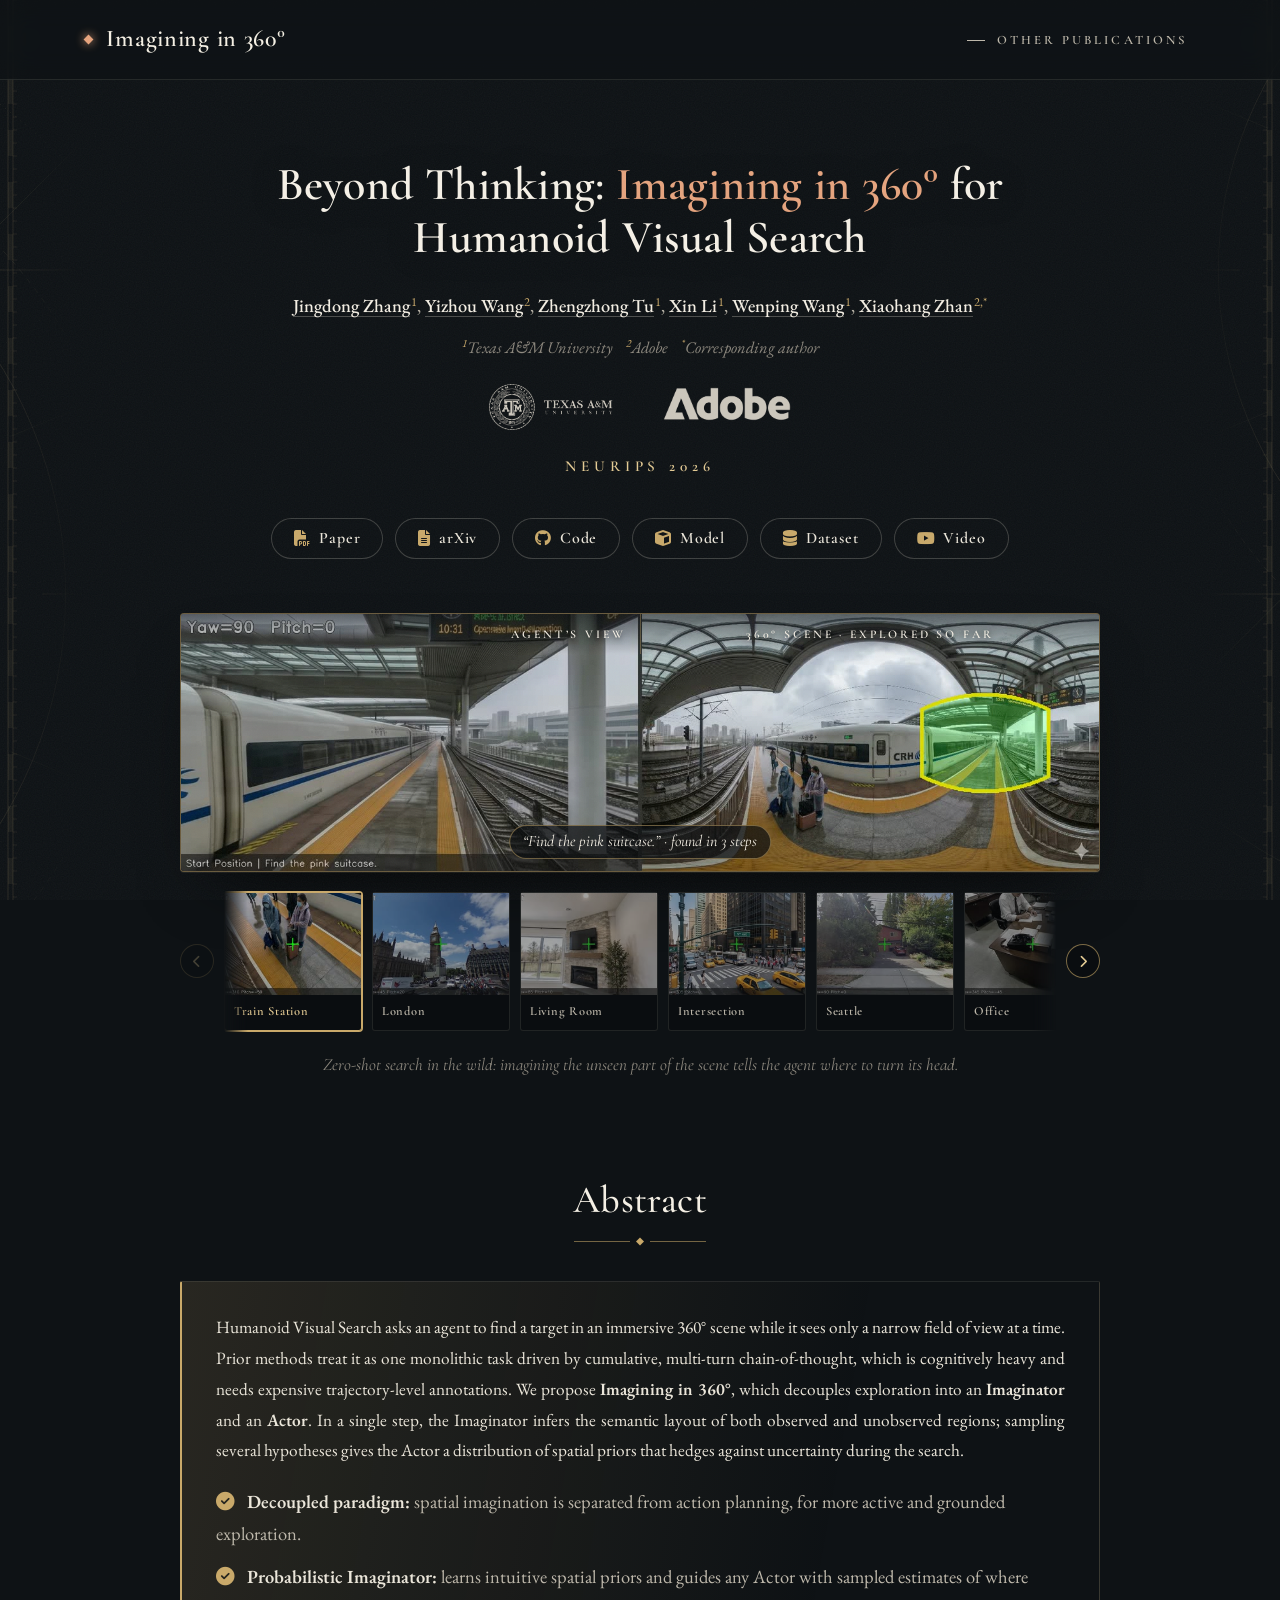
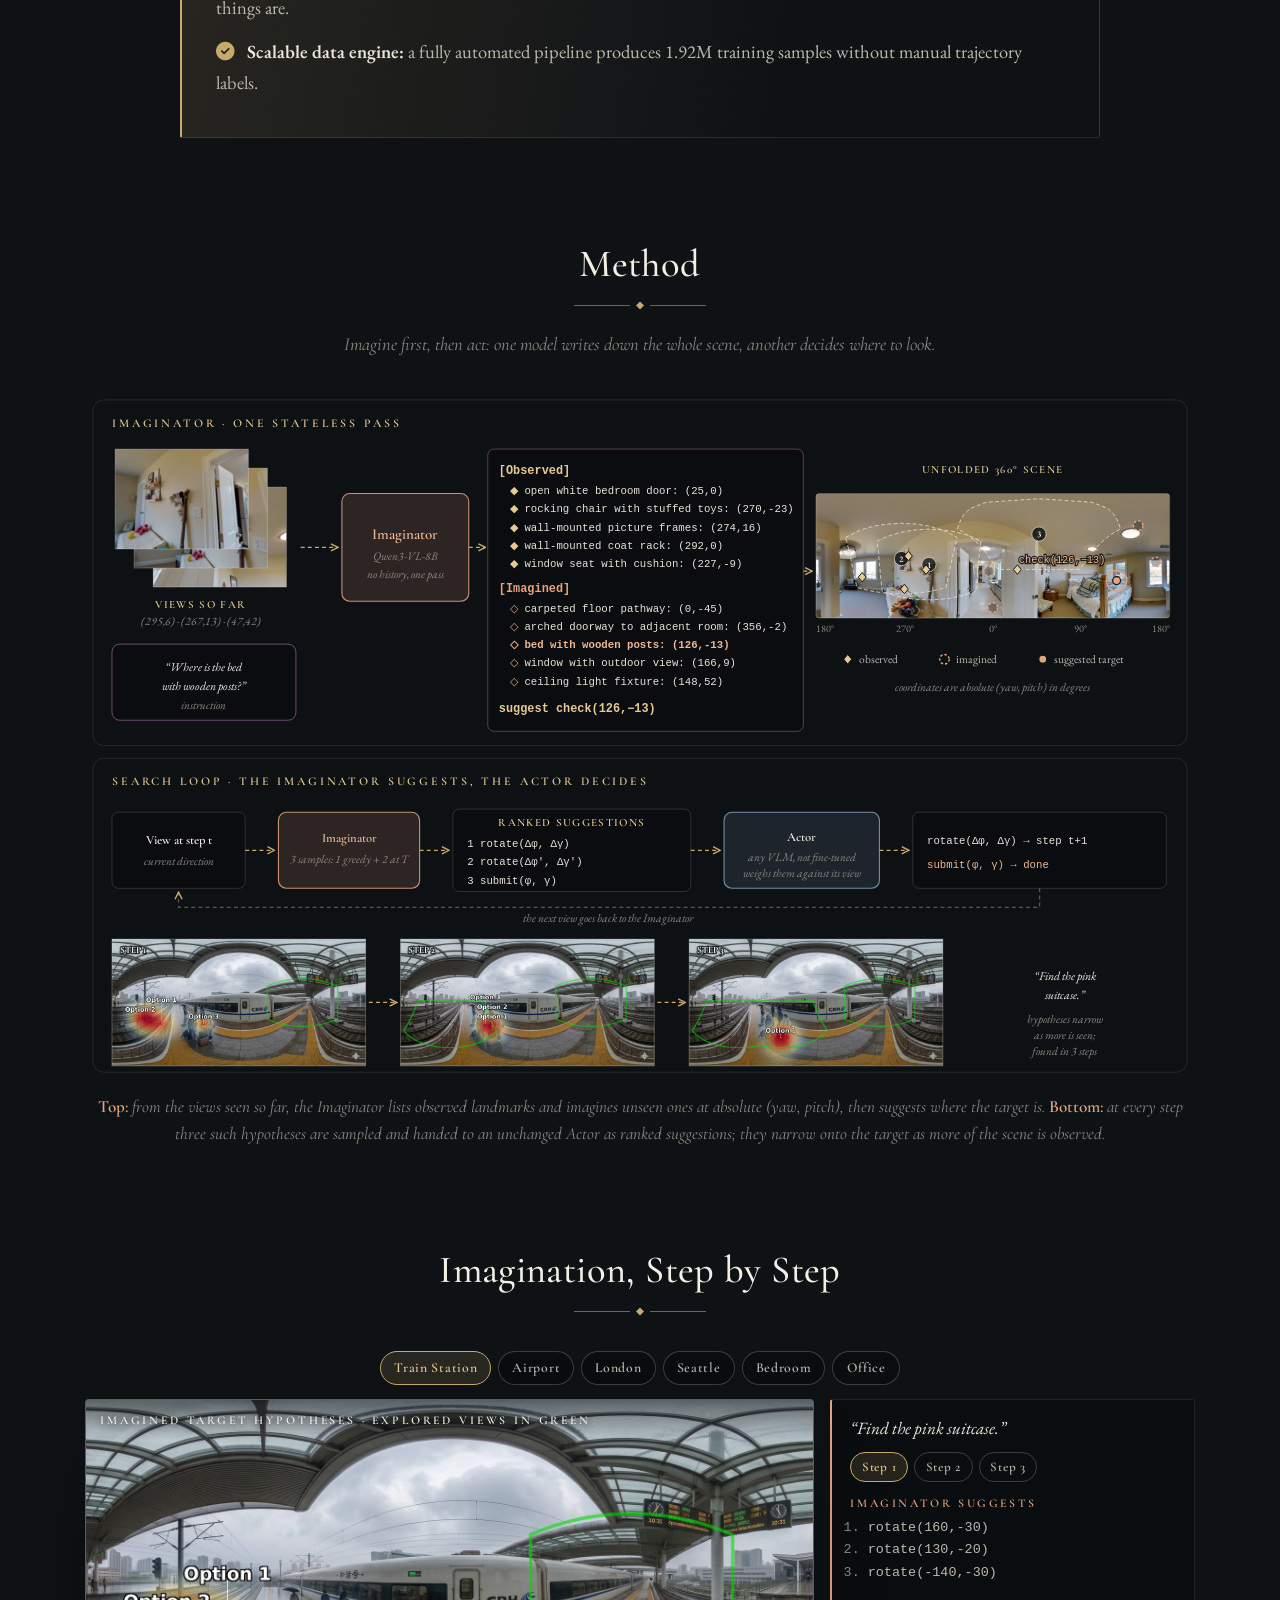
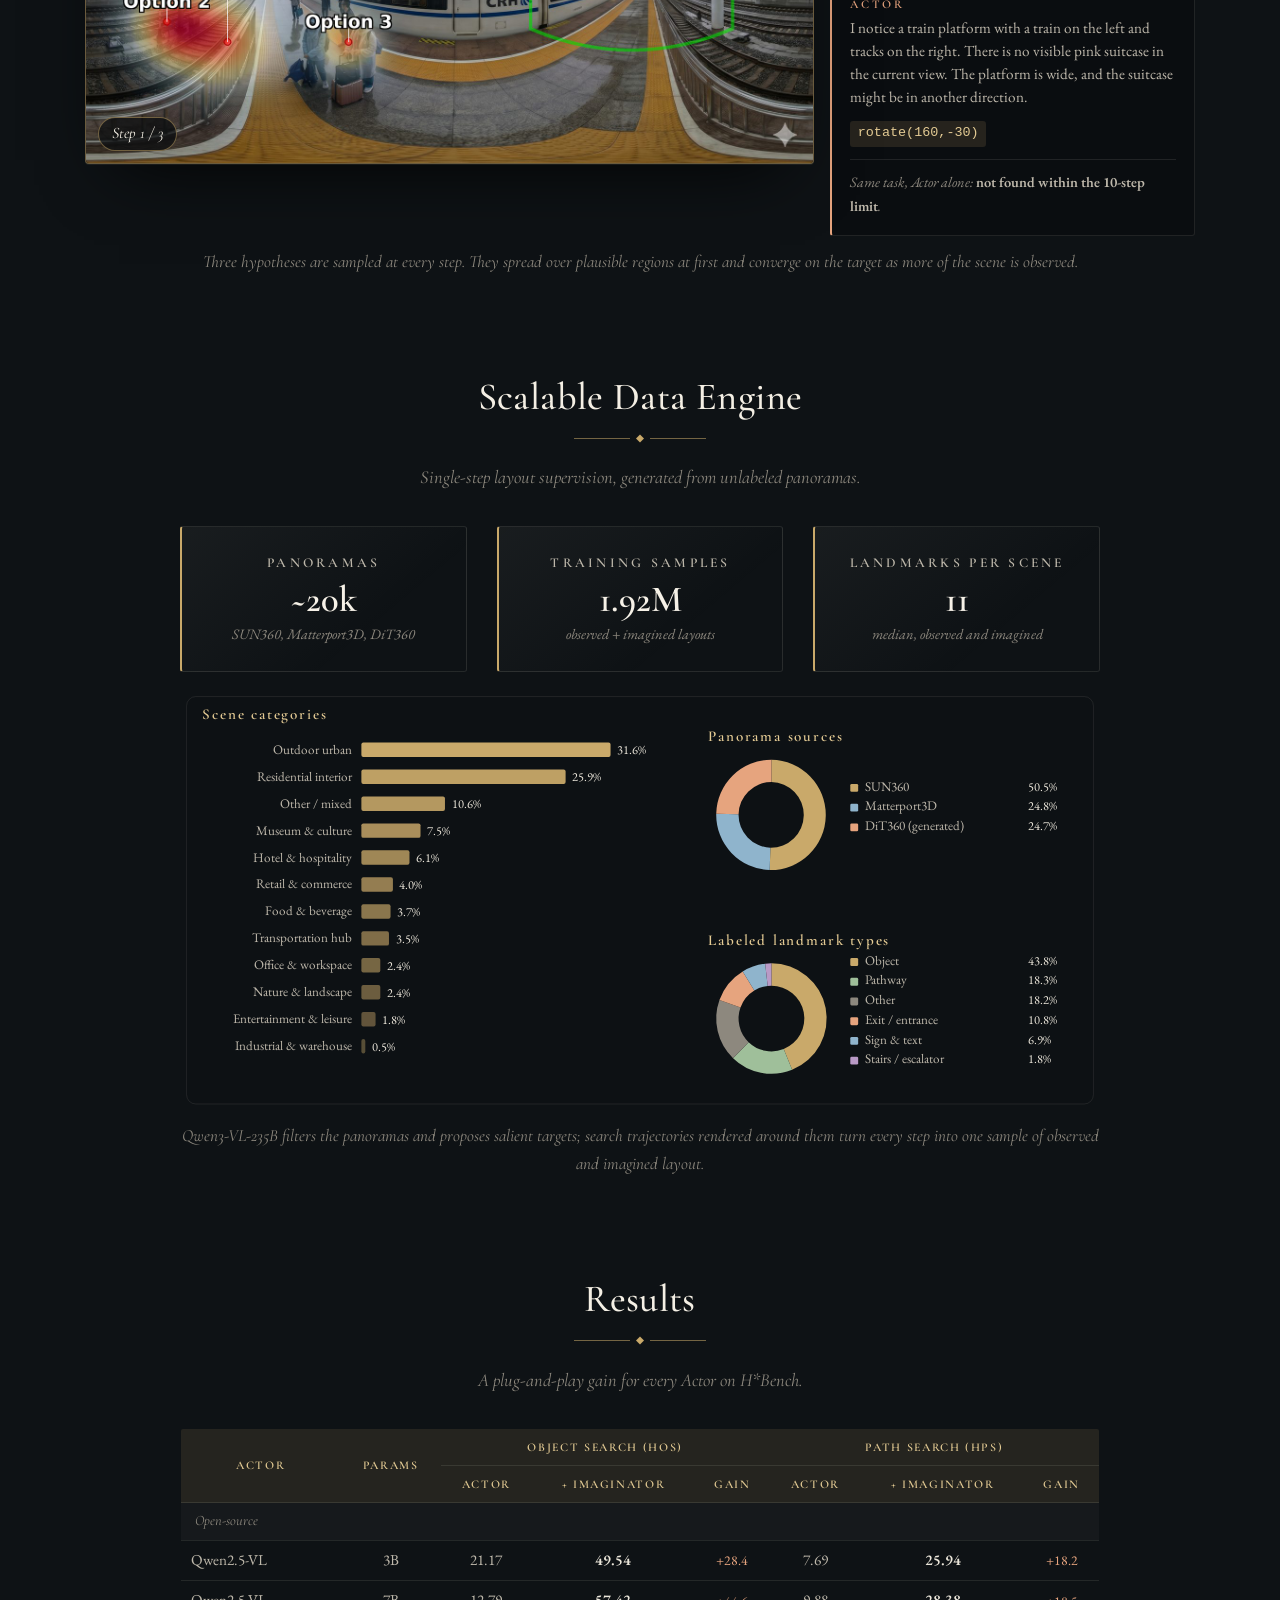
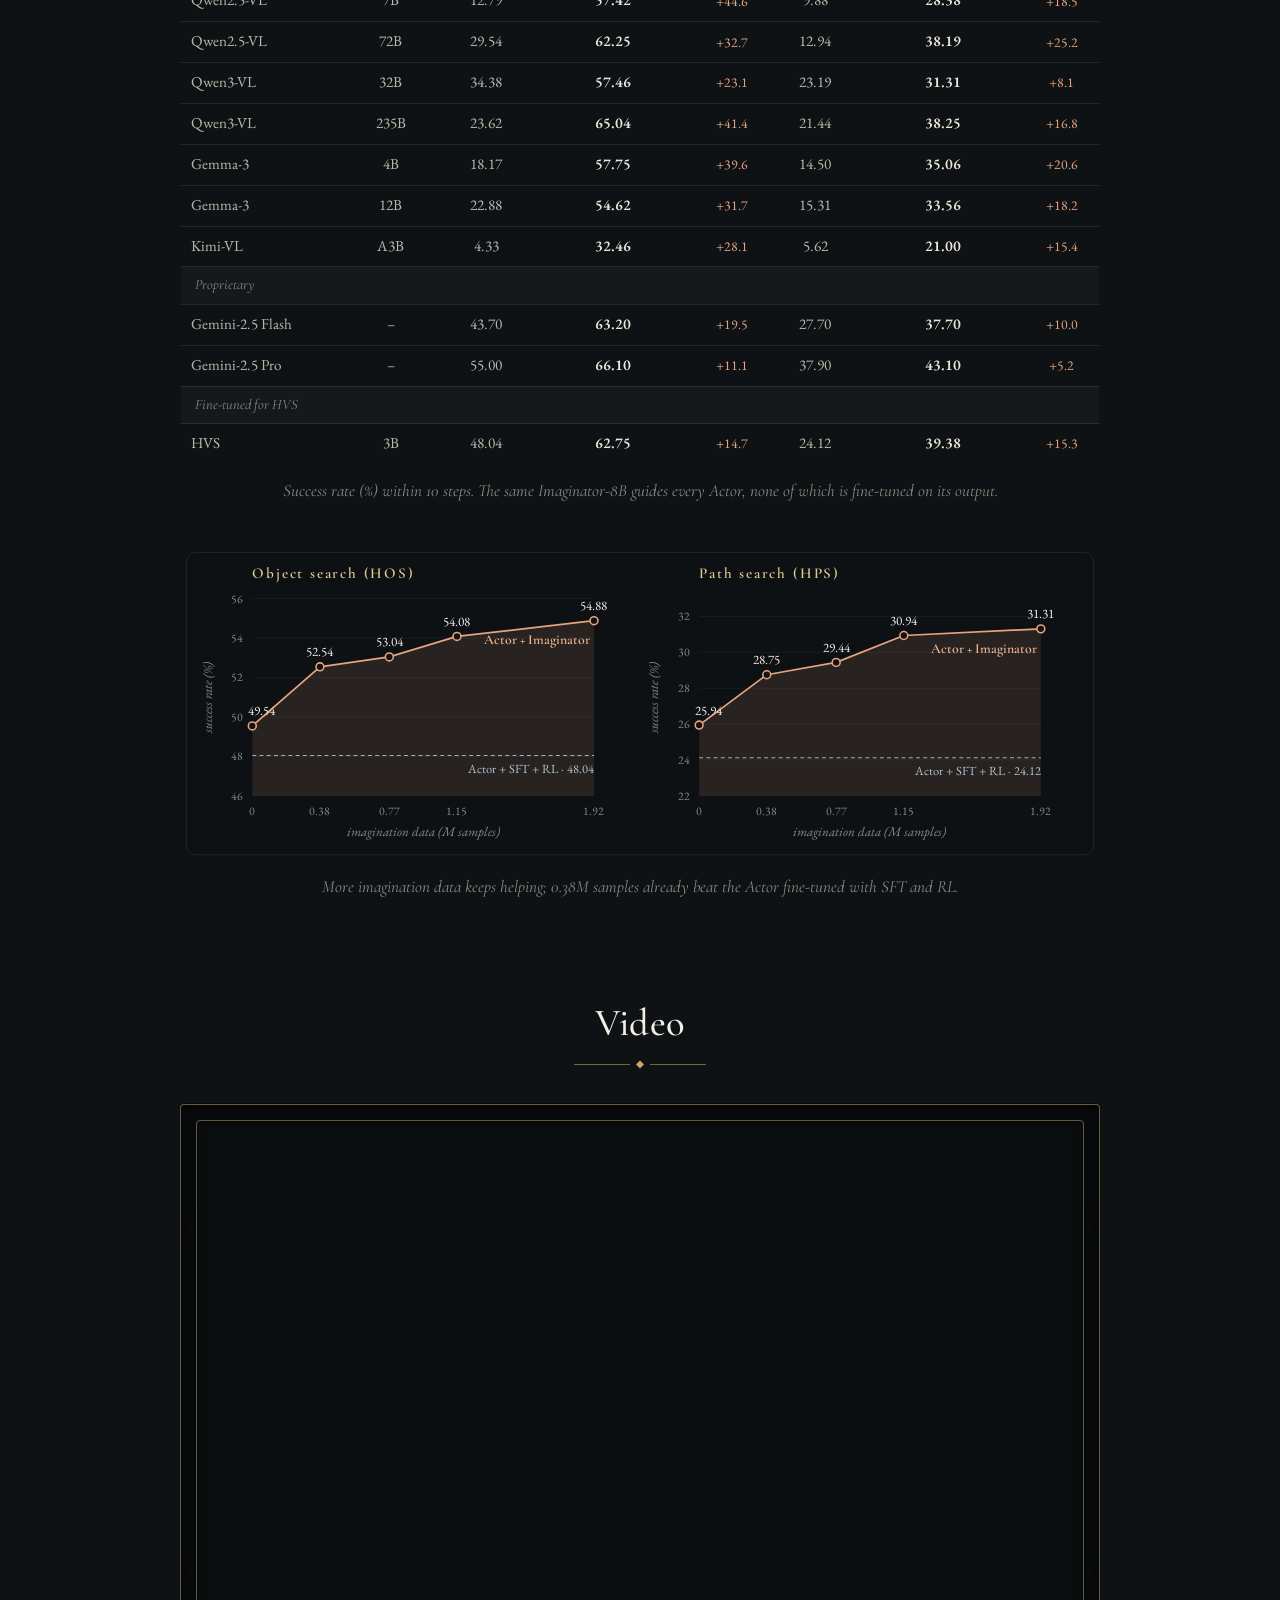
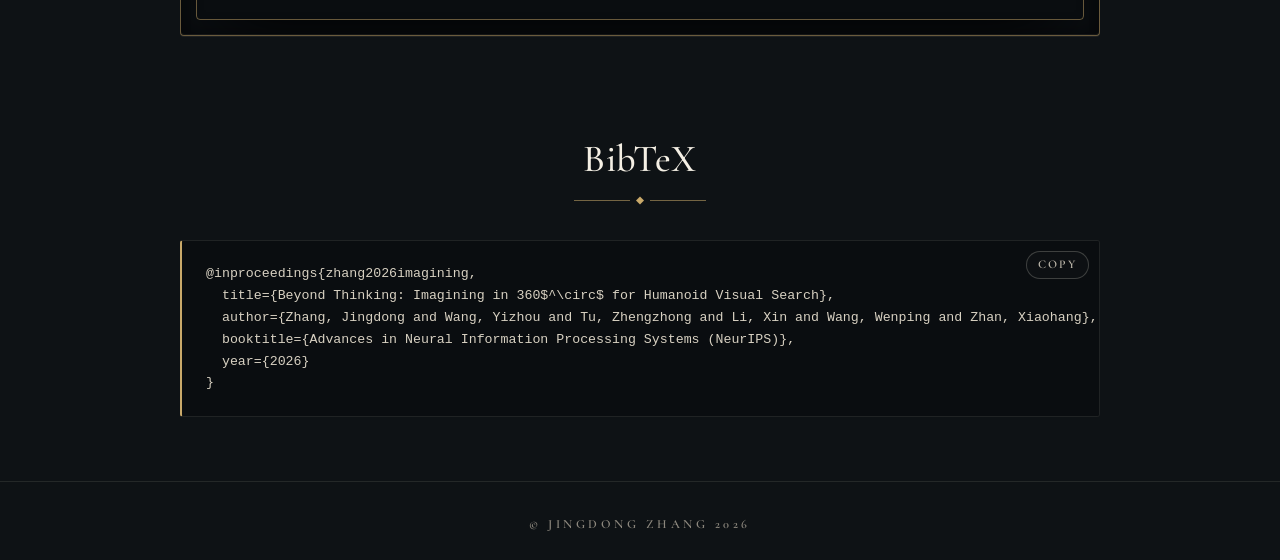
<file: projects/imagining360.html>
<!DOCTYPE html>
<html lang="en">

<head>
    <script async src="https://www.googletagmanager.com/gtag/js?id=G-NLEVHY0HS1"></script>
    <script>
        window.dataLayer = window.dataLayer || [];
        function gtag() { dataLayer.push(arguments); }
        gtag('js', new Date());
        gtag('config', 'G-NLEVHY0HS1');
    </script>

    <meta charset="utf-8">
    <meta name="viewport" content="width=device-width, initial-scale=1, shrink-to-fit=no">
    <meta name="description" content="Beyond Thinking: Imagining in 360&deg; for Humanoid Visual Search (NeurIPS 2026).">

    <link rel="stylesheet" href="https://cdn.jsdelivr.net/npm/bootstrap@4.6.2/dist/css/bootstrap.min.css">
    <link rel="stylesheet" href="https://cdnjs.cloudflare.com/ajax/libs/font-awesome/6.4.0/css/all.min.css">
    <link rel="preconnect" href="https://fonts.googleapis.com">
    <link rel="preconnect" href="https://fonts.gstatic.com" crossorigin>
    <link href="https://fonts.googleapis.com/css2?family=Cormorant+Garamond:ital,wght@0,400;0,500;0,600;1,400;1,500&family=EB+Garamond:ital,wght@0,400;0,500;0,600;1,400;1,500&display=swap" rel="stylesheet">
    <link rel="stylesheet" href="../assets/css/project.css">
    <script>document.documentElement.classList.add('pp-js');</script>

    <title>Beyond Thinking: Imagining in 360&deg; for Humanoid Visual Search</title>
</head>

<body class="i360" data-bg="compass" style="--accent: #e6a47e;">

    <nav class="navbar navbar-expand-md navbar-dark fixed-top bg-custom-nav">
        <div class="container">
            <a class="navbar-brand" href="#">Imagining in 360&deg;</a>
            <button class="navbar-toggler" type="button" data-toggle="collapse" data-target="#navbarToggle">
                <span class="navbar-toggler-icon"></span>
            </button>
            <div class="collapse navbar-collapse" id="navbarToggle">
                <ul class="navbar-nav ml-auto">
                    <li class="nav-item"><a class="nav-link" href="../index.html#Publications">Other Publications</a></li>
                </ul>
            </div>
        </div>
    </nav>

    <!-- ============================== Hero ============================== -->
    <section class="container pt-5 text-center">
        <div class="row justify-content-center">
            <div class="col-lg-10">
                <h1 class="paper-title">
                    Beyond Thinking: <span class="title-mark">Imagining in 360&deg;</span> for Humanoid Visual Search
                </h1>

                <div class="author-block">
                    <a href="../index.html">Jingdong Zhang</a><sup>1</sup>,
                    <a href="https://wyzjack.github.io/" target="_blank">Yizhou Wang</a><sup>2</sup>,
                    <a href="https://vztu.github.io/" target="_blank">Zhengzhong Tu</a><sup>1</sup>,
                    <a href="https://people.tamu.edu/~xinli/" target="_blank">Xin Li</a><sup>1</sup>,
                    <a href="https://scholar.google.com/citations?user=28shvv0AAAAJ&hl=en" target="_blank">Wenping Wang</a><sup>1</sup>,
                    <a href="https://xiaohangzhan.github.io/" target="_blank">Xiaohang Zhan</a><sup>2,*</sup>
                </div>

                <div class="affiliation-block">
                    <sup>1</sup>Texas A&amp;M University &nbsp;&nbsp;
                    <sup>2</sup>Adobe &nbsp;&nbsp;
                    <sup>*</sup>Corresponding author
                </div>

                <div class="mb-4">
                    <img src="../homepage_assets/TAMU.png" alt="TAMU Logo" style="height: 46px; margin: 0 22px;">
                    <img src="../homepage_assets/adobe_logo_alpha.png" alt="Adobe Logo" style="height: 34px; margin: 0 22px 6px;">
                </div>

                <div class="venue-block">NeurIPS 2026</div>

                <div class="mb-5">
                    <a href="https://arxiv.org/pdf/2605.09146" target="_blank" class="btn btn-resource"><i class="fas fa-file-pdf"></i> Paper</a>
                    <a href="https://arxiv.org/abs/2605.09146" target="_blank" class="btn btn-resource"><i class="fas fa-file-alt"></i> arXiv</a>
                    <a href="https://github.com/Evergreen0929/Imagining360" target="_blank" class="btn btn-resource"><i class="fab fa-github"></i> Code</a>
                    <a href="https://huggingface.co/jdzhang0929/Imaginator" target="_blank" class="btn btn-resource"><i class="fas fa-cube"></i> Model</a>
                    <a href="https://huggingface.co/datasets/jdzhang0929/Imagine-in-360-Dataset" target="_blank" class="btn btn-resource"><i class="fas fa-database"></i> Dataset</a>
                    <a href="https://youtu.be/F40_NSqfUCs" target="_blank" class="btn btn-resource"><i class="fab fa-youtube"></i> Video</a>
                </div>
            </div>
        </div>

        <!-- In-the-wild search episodes -->
        <div class="row justify-content-center">
            <div class="col-lg-10">
                <div class="stage-wrap">
                    <div class="stage" id="traj-stage">
                        <video src="../project_assets/imagining360/traj_trainstation.mp4" poster="../project_assets/imagining360/traj_trainstation.jpg" autoplay loop muted playsinline></video>
                        <div class="stage__labels"><span>Agent&rsquo;s view</span><span>360&deg; scene &middot; explored so far</span></div>
                        <div class="stage__title">“Find the pink suitcase.” · found in 3 steps</div>
                    </div>
                    <div class="slider">
                        <button class="slider__btn slider__btn--prev" type="button" aria-label="Previous examples"><i class="fas fa-chevron-left"></i></button>
                        <div class="thumbs thumbs--slider" data-stage-for="traj-stage" aria-label="In-the-wild search episodes">
                        <button class="thumb is-active" data-src="../project_assets/imagining360/traj_trainstation.mp4" data-poster="../project_assets/imagining360/traj_trainstation.jpg" data-title="“Find the pink suitcase.” · found in 3 steps"><img src="../project_assets/imagining360/traj_trainstation_thumb.jpg" alt="" loading="lazy"><span>Train Station</span></button>
                        <button class="thumb" data-src="../project_assets/imagining360/traj_london.mp4" data-poster="../project_assets/imagining360/traj_london.jpg" data-title="“Locate the Big Ben Tower.” · found in 3 steps"><img src="../project_assets/imagining360/traj_london_thumb.jpg" alt="" loading="lazy"><span>London</span></button>
                        <button class="thumb" data-src="../project_assets/imagining360/traj_livingroom.mp4" data-poster="../project_assets/imagining360/traj_livingroom.jpg" data-title="“Locate the TV mounted on the wall.” · found in 3 steps"><img src="../project_assets/imagining360/traj_livingroom_thumb.jpg" alt="" loading="lazy"><span>Living Room</span></button>
                        <button class="thumb" data-src="../project_assets/imagining360/traj_intersection.mp4" data-poster="../project_assets/imagining360/traj_intersection.jpg" data-title="“Find the sign &#x27;5th Ave&#x27;.” · found in 2 steps"><img src="../project_assets/imagining360/traj_intersection_thumb.jpg" alt="" loading="lazy"><span>Intersection</span></button>
                        <button class="thumb" data-src="../project_assets/imagining360/traj_seattle.mp4" data-poster="../project_assets/imagining360/traj_seattle.jpg" data-title="“If you want to enter the red house, where should you move?” · found in 4 steps"><img src="../project_assets/imagining360/traj_seattle_thumb.jpg" alt="" loading="lazy"><span>Seattle</span></button>
                        <button class="thumb" data-src="../project_assets/imagining360/traj_office.mp4" data-poster="../project_assets/imagining360/traj_office.jpg" data-title="“Locate the black telephone.” · found in 4 steps"><img src="../project_assets/imagining360/traj_office_thumb.jpg" alt="" loading="lazy"><span>Office</span></button>
                        <button class="thumb" data-src="../project_assets/imagining360/traj_church.mp4" data-poster="../project_assets/imagining360/traj_church.jpg" data-title="“If you want to enter the church, where&#x27;d you move?” · found in 2 steps"><img src="../project_assets/imagining360/traj_church_thumb.jpg" alt="" loading="lazy"><span>Church Square</span></button>
                        <button class="thumb" data-src="../project_assets/imagining360/traj_kitchen.mp4" data-poster="../project_assets/imagining360/traj_kitchen.jpg" data-title="“Find the built-in refrigerator.” · found in 3 steps"><img src="../project_assets/imagining360/traj_kitchen_thumb.jpg" alt="" loading="lazy"><span>Open Kitchen</span></button>
                        <button class="thumb" data-src="../project_assets/imagining360/traj_resort.mp4" data-poster="../project_assets/imagining360/traj_resort.jpg" data-title="“Locate the SLOW banner.” · found in 2 steps"><img src="../project_assets/imagining360/traj_resort_thumb.jpg" alt="" loading="lazy"><span>Mountain Resort</span></button>
                        </div>
                        <button class="slider__btn slider__btn--next" type="button" aria-label="Next examples"><i class="fas fa-chevron-right"></i></button>
                    </div>
                </div>
                <p class="caption">
                    Zero-shot search in the wild: imagining the unseen part of the scene tells the agent where to turn its head.
                </p>
            </div>
        </div>
    </section>

    <!-- ============================== Abstract ============================== -->
    <section class="container">
        <div class="row justify-content-center">
            <div class="col-lg-10">
                <h2>Abstract</h2>
                <div class="abstract-box">
                    <p>
                        Humanoid Visual Search asks an agent to find a target in an immersive 360&deg; scene while it sees only a narrow
                        field of view at a time. Prior methods treat it as one monolithic task driven by cumulative, multi-turn
                        chain-of-thought, which is cognitively heavy and needs expensive trajectory-level annotations. We propose
                        <b>Imagining in 360&deg;</b>, which decouples exploration into an <b>Imaginator</b> and an <b>Actor</b>. In a single
                        step, the Imaginator infers the semantic layout of both observed and unobserved regions; sampling several
                        hypotheses gives the Actor a distribution of spatial priors that hedges against uncertainty during the search.
                    </p>
                    <ul class="highlight-list">
                        <li><i class="fas fa-check-circle text-warning"></i> <b>Decoupled paradigm:</b> spatial imagination is separated from action planning, for more active and grounded exploration.</li>
                        <li><i class="fas fa-check-circle text-warning"></i> <b>Probabilistic Imaginator:</b> learns intuitive spatial priors and guides any Actor with sampled estimates of where things are.</li>
                        <li><i class="fas fa-check-circle text-warning"></i> <b>Scalable data engine:</b> a fully automated pipeline produces 1.92M training samples without manual trajectory labels.</li>
                    </ul>
                </div>
            </div>
        </div>
    </section>

    <!-- ============================== Method ============================== -->
    <section class="container">
        <div class="row justify-content-center">
            <div class="col-12">
                <h2>Method</h2>
                <p class="section-lede">Imagine first, then act: one model writes down the whole scene, another decides where to look.</p>
                <div class="fig-wrap">
                    <svg class="fig-method fig-i360" viewBox="0 0 1400 868" role="img" aria-labelledby="fig-title">
                        <title id="fig-title">Method: the Imaginator predicts a 360 degree semantic layout in one pass, and its sampled suggestions guide a frozen Actor step by step</title>
                        <defs>
                            <marker id="ah" viewBox="0 0 10 10" refX="8" refY="5" markerWidth="7" markerHeight="7" orient="auto-start-reverse"><path d="M1 1L9 5L1 9" fill="none" stroke="#c9a96a" stroke-width="1.6"/></marker>
                            <clipPath id="pano-clip"><rect x="922" y="128" width="446" height="157.0581297388374" rx="4"/></clipPath>
                        </defs>
                        <!-- ===== top panel: one stateless pass of the Imaginator ===== -->
                        <rect class="panel" x="10" y="10" width="1380" height="436" rx="14"/>
                        <text class="ptitle" x="34" y="44">IMAGINATOR &#183; ONE STATELESS PASS</text>
                        <!-- inputs: views seen so far + the instruction -->
                        <g class="frame"><image href="../project_assets/imagining360/dg_view3.jpg" x="86" y="120" width="168" height="126"/><rect x="86" y="120" width="168" height="126"/></g>
                        <g class="frame"><image href="../project_assets/imagining360/dg_view2.jpg" x="62" y="96" width="168" height="126"/><rect x="62" y="96" width="168" height="126"/></g>
                        <g class="frame"><image href="../project_assets/imagining360/dg_view1.jpg" x="38" y="72" width="168" height="126"/><rect x="38" y="72" width="168" height="126"/></g>
                        <text class="vlbl" x="146" y="272">VIEWS SO FAR</text>
                        <text class="sub" x="146" y="294">(295,6) &#183; (267,13) &#183; (47,42)</text>
                        <rect class="bubble" x="34" y="318" width="232" height="96" rx="10"/>
                        <text class="quote" x="150" y="352">&#8220;Where is the bed</text>
                        <text class="quote" x="150" y="376">with wooden posts?&#8221;</text>
                        <text class="sub" x="150" y="400">instruction</text>
                        <path class="fl" d="M272 196H318" marker-end="url(#ah)"/>
                        <!-- the Imaginator -->
                        <rect class="blk terra" x="324" y="128" width="160" height="136" rx="10"/>
                        <text class="blbl hi-terra" x="404" y="186">Imaginator</text>
                        <text class="sub" x="404" y="212">Qwen3-VL-8B</text>
                        <text class="sub" x="404" y="234">no history, one pass</text>
                        <path class="fl" d="M484 196H504" marker-end="url(#ah)"/>
                        <!-- its output: a semantic 360 layout in language -->
                        <rect class="card" x="508" y="72" width="398" height="356" rx="8"/>
                        <text class="hd obs" x="522" y="104">[Observed]</text>
                        <text class="mono" x="536" y="129"><tspan class="glyph obs">&#9670;</tspan> open white bedroom door: (25,0)</text>
                        <text class="mono" x="536" y="152"><tspan class="glyph obs">&#9670;</tspan> rocking chair with stuffed toys: (270,-23)</text>
                        <text class="mono" x="536" y="175"><tspan class="glyph obs">&#9670;</tspan> wall-mounted picture frames: (274,16)</text>
                        <text class="mono" x="536" y="198"><tspan class="glyph obs">&#9670;</tspan> wall-mounted coat rack: (292,0)</text>
                        <text class="mono" x="536" y="221"><tspan class="glyph obs">&#9670;</tspan> window seat with cushion: (227,-9)</text>
                        <text class="hd img" x="522" y="252">[Imagined]</text>
                        <text class="mono" x="536" y="277"><tspan class="glyph img">&#9671;</tspan> carpeted floor pathway: (0,-45)</text>
                        <text class="mono" x="536" y="300"><tspan class="glyph img">&#9671;</tspan> arched doorway to adjacent room: (356,-2)</text>
                        <text class="mono tgt" x="536" y="323"><tspan class="glyph img">&#9671;</tspan> bed with wooden posts: (126,-13)</text>
                        <text class="mono" x="536" y="346"><tspan class="glyph img">&#9671;</tspan> window with outdoor view: (166,9)</text>
                        <text class="mono" x="536" y="369"><tspan class="glyph img">&#9671;</tspan> ceiling light fixture: (148,52)</text>
                        <text class="mono sug" x="522" y="404">suggest check(126,&#8722;13)</text>
                        <!-- the same layout on the unfolded panorama -->
                        <path class="fl" d="M906 226H916" marker-end="url(#ah)"/>
                        <g clip-path="url(#pano-clip)"><image href="../project_assets/imagining360/dg_pano.jpg" x="922" y="128" width="446" height="157.0581297388374" preserveAspectRatio="none"/></g>
                        <rect class="pano-rim" x="922" y="128" width="446" height="157.0581297388374" rx="4"/>
                        <path class="fp" d="M998.9 188.1 L1005.3 185.0 L1013.2 181.8 L1023.0 178.6 L1035.0 175.7 L1049.1 173.7 L1064.5 173.0 L1079.9 173.7 L1093.9 175.7 L1105.9 178.6 L1115.8 181.8 L1123.7 185.0 L1130.0 188.1 L1129.4 192.7 L1128.9 197.6 L1128.3 202.9 L1127.7 208.4 L1127.2 214.1 L1126.6 219.9 L1126.1 225.7 L1125.5 231.4 L1125.0 236.9 L1124.5 242.2 L1124.0 247.1 L1123.5 251.7 L1117.0 253.9 L1109.2 256.2 L1100.0 258.5 L1089.3 260.4 L1077.3 261.7 L1064.5 262.2 L1051.7 261.7 L1039.6 260.4 L1028.9 258.5 L1019.7 256.2 L1012.0 253.9 L1005.5 251.7 L1005.0 247.1 L1004.5 242.2 L1003.9 236.9 L1003.4 231.4 L1002.9 225.7 L1002.3 219.9 L1001.8 214.1 L1001.2 208.4 L1000.7 202.9 L1000.1 197.6 L999.5 192.7Z"/>
                        <circle class="fp-dot" cx="1064.5" cy="217.6" r="9"/><text class="fp-num" x="1064.5" y="221.6">1</text>
                        <path class="fp" d="M959.1 183.8 L965.2 180.2 L973.1 176.4 L983.2 172.5 L996.1 169.0 L1011.9 166.5 L1029.8 165.6 L1047.6 166.5 L1063.5 169.0 L1076.4 172.5 L1086.5 176.4 L1094.3 180.2 L1100.4 183.8 L1099.0 188.3 L1097.7 193.2 L1096.4 198.3 L1095.1 203.8 L1093.8 209.4 L1092.6 215.1 L1091.5 220.9 L1090.3 226.5 L1089.2 232.0 L1088.1 237.1 L1087.0 242.0 L1086.0 246.5 L1079.6 248.3 L1072.0 250.1 L1063.1 251.9 L1052.9 253.3 L1041.7 254.3 L1029.8 254.7 L1017.9 254.3 L1006.6 253.3 L996.5 251.9 L987.6 250.1 L980.0 248.3 L973.5 246.5 L972.5 242.0 L971.5 237.1 L970.4 232.0 L969.3 226.5 L968.1 220.9 L966.9 215.1 L965.7 209.4 L964.5 203.8 L963.2 198.3 L961.9 193.2 L960.5 188.3Z"/>
                        <circle class="fp-dot" cx="1029.8" cy="210.1" r="9"/><text class="fp-num" x="1029.8" y="214.1">2</text>
                        <path class="fp" d="M1100.3 172.8 L1102.0 167.4 L1104.5 161.3 L1108.7 154.3 L1116.6 146.8 L1136.5 139.1 L1203.2 134.6 L1270.0 139.1 L1289.9 146.8 L1297.8 154.3 L1301.9 161.3 L1304.4 167.4 L1306.1 172.8 L1300.4 175.8 L1294.8 179.3 L1289.4 183.2 L1284.3 187.5 L1279.6 192.1 L1275.1 196.8 L1271.0 201.7 L1267.2 206.5 L1263.7 211.2 L1260.5 215.7 L1257.5 219.9 L1254.8 223.8 L1248.5 223.8 L1241.2 223.8 L1232.9 223.8 L1223.7 223.8 L1213.7 223.8 L1203.2 223.8 L1192.8 223.8 L1182.8 223.8 L1173.6 223.8 L1165.3 223.8 L1158.0 223.8 L1151.7 223.8 L1148.9 219.9 L1146.0 215.7 L1142.7 211.2 L1139.2 206.5 L1135.4 201.7 L1131.3 196.8 L1126.9 192.1 L1122.1 187.5 L1117.0 183.2 L1111.7 179.3 L1106.1 175.8Z"/>
                        <circle class="fp-dot" cx="1203.2" cy="179.2" r="9"/><text class="fp-num" x="1203.2" y="183.2">3</text>
                        <path class="mk-obs" d="M1176.0 218.0l5 6l-5 6l-5 -6z"><title>open white bedroom door</title></path>
                        <path class="mk-obs" d="M1033.5 242.5l5 6l-5 6l-5 -6z"><title>rocking chair with stuffed toys</title></path>
                        <path class="mk-obs" d="M1038.5 200.9l5 6l-5 6l-5 -6z"><title>wall-mounted picture frames</title></path>
                        <path class="mk-obs" d="M1060.8 218.0l5 6l-5 6l-5 -6z"><title>wall-mounted coat rack</title></path>
                        <path class="mk-obs" d="M980.2 227.6l5 6l-5 6l-5 -6z"><title>window seat with cushion</title></path>
                        <circle class="mk-img" cx="1145.0" cy="272.0" r="6"><title>carpeted floor pathway</title></circle>
                        <circle class="mk-img" cx="1140.0" cy="226.1" r="6"><title>arched doorway to adjacent room</title></circle>
                        <circle class="mk-tgt-ring" cx="1301.1" cy="237.9" r="13"/><circle class="mk-tgt" cx="1301.1" cy="237.9" r="5"><title>bed with wooden posts</title></circle>
                        <circle class="mk-img" cx="1350.7" cy="214.4" r="6"><title>window with outdoor view</title></circle>
                        <circle class="mk-img" cx="1328.4" cy="168.5" r="6"><title>ceiling light fixture</title></circle>
                        <text class="callout" x="1287" y="216">check(126,&#8722;13)</text>
                        <text class="vlbl" x="1145" y="102">UNFOLDED 360&#176; SCENE</text>
                        <text class="tick start" x="922" y="303.0581297388374">180&#176;</text><text class="tick" x="1034" y="303.0581297388374">270&#176;</text><text class="tick" x="1145" y="303.0581297388374">0&#176;</text><text class="tick" x="1256" y="303.0581297388374">90&#176;</text><text class="tick end" x="1368" y="303.0581297388374">180&#176;</text>
                        <g class="legend" transform="translate(962 337.0581297388374)">
                            <path class="mk-obs" d="M0 -6l5 6l-5 6l-5 -6z"/><text class="clbl" x="14" y="5">observed</text>
                            <circle class="mk-img" cx="122" cy="0" r="6"/><text class="clbl" x="136" y="5">imagined</text>
                            <circle class="mk-tgt" cx="246" cy="0" r="5"/><text class="clbl" x="260" y="5">suggested target</text>
                        </g>
                        <text class="sub" x="1145" y="377.0581297388374">coordinates are absolute (yaw, pitch) in degrees</text>

                        <!-- ===== bottom panel: the search loop ===== -->
                        <rect class="panel" x="10" y="462" width="1380" height="396" rx="14"/>
                        <text class="ptitle" x="34" y="496">SEARCH LOOP &#183; THE IMAGINATOR SUGGESTS, THE ACTOR DECIDES</text>
                        <!-- one step -->
                        <rect class="chip" x="34" y="530" width="168" height="96" rx="8"/>
                        <text class="blbl sm" x="118" y="570">View at step t</text>
                        <text class="sub" x="118" y="596">current direction</text>
                        <path class="fl" d="M202 578H238" marker-end="url(#ah)"/>
                        <rect class="blk terra" x="244" y="530" width="178" height="96" rx="10"/>
                        <text class="blbl sm hi-terra" x="333" y="568">Imaginator</text>
                        <text class="sub" x="333" y="594">3 samples: 1 greedy + 2 at T</text>
                        <path class="fl" d="M422 578H458" marker-end="url(#ah)"/>
                        <rect class="chip" x="464" y="526" width="300" height="104" rx="8"/>
                        <text class="vlbl" x="614" y="548">RANKED SUGGESTIONS</text>
                        <text class="mono" x="482" y="574">1  rotate(&#916;&#966;, &#916;&#947;)</text>
                        <text class="mono" x="482" y="597">2  rotate(&#916;&#966;&#8242;, &#916;&#947;&#8242;)</text>
                        <text class="mono" x="482" y="620">3  submit(&#966;, &#947;)</text>
                        <path class="fl" d="M764 578H800" marker-end="url(#ah)"/>
                        <rect class="blk blue" x="806" y="530" width="196" height="96" rx="10"/>
                        <text class="blbl sm" x="904" y="566">Actor</text>
                        <text class="sub" x="904" y="592">any VLM, not fine-tuned</text>
                        <text class="sub" x="904" y="612">weighs them against its view</text>
                        <path class="fl" d="M1002 578H1038" marker-end="url(#ah)"/>
                        <rect class="chip" x="1044" y="530" width="320" height="96" rx="8"/>
                        <text class="mono" x="1062" y="570">rotate(&#916;&#966;, &#916;&#947;)  &#8594; step t+1</text>
                        <text class="mono acc" x="1062" y="600">submit(&#966;, &#947;)  &#8594; done</text>
                        <path class="fl faint" d="M1204 626V650H118V632" marker-end="url(#ah)"/>
                        <text class="sub" x="660" y="668">the next view goes back to the Imaginator</text>
                        <!-- hypotheses narrowing over three steps: "Find the pink suitcase." -->
                        <g class="frame"><image href="../project_assets/imagining360/step_trainstation_1.jpg" x="34" y="690" width="320" height="160"/><rect x="34" y="690" width="320" height="160"/></g>
                        <g class="frame"><image href="../project_assets/imagining360/step_trainstation_2.jpg" x="398" y="690" width="320" height="160"/><rect x="398" y="690" width="320" height="160"/></g>
                        <g class="frame"><image href="../project_assets/imagining360/step_trainstation_3.jpg" x="762" y="690" width="320" height="160"/><rect x="762" y="690" width="320" height="160"/></g>
                        <text class="tag" x="44" y="708">STEP 1</text><text class="tag" x="408" y="708">STEP 2</text><text class="tag" x="772" y="708">STEP 3</text>
                        <path class="fl" d="M358 770H392" marker-end="url(#ah)"/><path class="fl" d="M722 770H756" marker-end="url(#ah)"/>
                        <text class="quote" x="1236" y="742">&#8220;Find the pink</text>
                        <text class="quote" x="1236" y="766">suitcase.&#8221;</text>
                        <text class="sub" x="1236" y="796">hypotheses narrow</text>
                        <text class="sub" x="1236" y="816">as more is seen;</text>
                        <text class="sub" x="1236" y="836">found in 3 steps</text>
                    </svg>
                </div>
                <p class="caption">
                    <b>Top:</b> from the views seen so far, the Imaginator lists observed landmarks and imagines unseen ones at absolute
                    (yaw, pitch), then suggests where the target is. <b>Bottom:</b> at every step three such hypotheses are sampled and
                    handed to an unchanged Actor as ranked suggestions; they narrow onto the target as more of the scene is observed.
                </p>
            </div>
        </div>
    </section>

    <!-- ============================== Imagination, step by step ============================== -->
    <section class="container">
        <div class="row justify-content-center">
            <div class="col-12">
                <h2>Imagination, Step by Step</h2>
                <div class="istep stage-wrap" data-steps="../project_assets/imagining360/steps.json" data-assets="../project_assets/imagining360">
                    <div class="istep__cases" role="tablist" aria-label="Episodes"></div>
                    <div class="istep__grid">
                        <div class="stage istep__stage">
                            <img class="istep__img" alt="Imagined target hypotheses on the 360 degree panorama">
                            <div class="stage__labels"><span>Imagined target hypotheses &middot; explored views in green</span></div>
                            <div class="stage__title"></div>
                        </div>
                        <div class="istep__side">
                            <div class="istep__task"></div>
                            <div class="istep__steps" role="group" aria-label="Steps"></div>
                            <div class="istep__block">
                                <h6>Imaginator suggests</h6>
                                <ol class="istep__opts"></ol>
                            </div>
                            <div class="istep__block">
                                <h6>Actor</h6>
                                <p class="istep__think"></p>
                                <code class="istep__act"></code>
                            </div>
                            <div class="istep__base"></div>
                        </div>
                    </div>
                </div>
                <p class="caption">
                    Three hypotheses are sampled at every step. They spread over plausible regions at first and converge on the
                    target as more of the scene is observed.
                </p>
            </div>
        </div>
    </section>

    <!-- ============================== Data engine ============================== -->
    <section class="container">
        <div class="row justify-content-center">
            <div class="col-lg-10">
                <h2>Scalable Data Engine</h2>
                <p class="section-lede">Single-step layout supervision, generated from unlabeled panoramas.</p>
                <div class="row">
                    <div class="col-md-4"><div class="stat-card"><div class="stat-name">Panoramas</div><div class="stat-figure">~20k</div><div class="stat-sub">SUN360, Matterport3D, DiT360</div></div></div>
                    <div class="col-md-4"><div class="stat-card"><div class="stat-name">Training samples</div><div class="stat-figure">1.92M</div><div class="stat-sub">observed + imagined layouts</div></div></div>
                    <div class="col-md-4"><div class="stat-card"><div class="stat-name">Landmarks per scene</div><div class="stat-figure">11</div><div class="stat-sub">median, observed and imagined</div></div></div>
                </div>
                <div class="fig-wrap">
                    <svg class="fig-chart" viewBox="0 0 1400 640" role="img" aria-label="Scene categories, panorama sources and labeled landmark types of the training corpus">
                        <rect class="panel" x="10" y="10" width="1380" height="620" rx="14"/>
                        <text class="ctitle" x="34" y="44">Scene categories</text>
                        <text class="clbl end" x="262" y="97">Outdoor urban</text><rect class="bar" style="--d:0.00s" x="276" y="80" width="379.2" height="22" rx="3" fill="#c9a96a" fill-opacity="1.00"/><text class="cval" x="665.2" y="98">31.6%</text>
                        <text class="clbl end" x="262" y="138">Residential interior</text><rect class="bar" style="--d:0.05s" x="276" y="121" width="310.8" height="22" rx="3" fill="#c9a96a" fill-opacity="0.94"/><text class="cval" x="596.8" y="139">25.9%</text>
                        <text class="clbl end" x="262" y="179">Other / mixed</text><rect class="bar" style="--d:0.10s" x="276" y="162" width="127.2" height="22" rx="3" fill="#c9a96a" fill-opacity="0.89"/><text class="cval" x="413.2" y="180">10.6%</text>
                        <text class="clbl end" x="262" y="220">Museum &amp; culture</text><rect class="bar" style="--d:0.15s" x="276" y="203" width="90.0" height="22" rx="3" fill="#c9a96a" fill-opacity="0.83"/><text class="cval" x="376.0" y="221">7.5%</text>
                        <text class="clbl end" x="262" y="261">Hotel &amp; hospitality</text><rect class="bar" style="--d:0.20s" x="276" y="244" width="73.2" height="22" rx="3" fill="#c9a96a" fill-opacity="0.78"/><text class="cval" x="359.2" y="262">6.1%</text>
                        <text class="clbl end" x="262" y="302">Retail &amp; commerce</text><rect class="bar" style="--d:0.25s" x="276" y="285" width="48.0" height="22" rx="3" fill="#c9a96a" fill-opacity="0.72"/><text class="cval" x="334.0" y="303">4.0%</text>
                        <text class="clbl end" x="262" y="343">Food &amp; beverage</text><rect class="bar" style="--d:0.30s" x="276" y="326" width="44.4" height="22" rx="3" fill="#c9a96a" fill-opacity="0.67"/><text class="cval" x="330.4" y="344">3.7%</text>
                        <text class="clbl end" x="262" y="384">Transportation hub</text><rect class="bar" style="--d:0.35s" x="276" y="367" width="42.0" height="22" rx="3" fill="#c9a96a" fill-opacity="0.61"/><text class="cval" x="328.0" y="385">3.5%</text>
                        <text class="clbl end" x="262" y="425">Office &amp; workspace</text><rect class="bar" style="--d:0.40s" x="276" y="408" width="28.8" height="22" rx="3" fill="#c9a96a" fill-opacity="0.56"/><text class="cval" x="314.8" y="426">2.4%</text>
                        <text class="clbl end" x="262" y="466">Nature &amp; landscape</text><rect class="bar" style="--d:0.45s" x="276" y="449" width="28.8" height="22" rx="3" fill="#c9a96a" fill-opacity="0.51"/><text class="cval" x="314.8" y="467">2.4%</text>
                        <text class="clbl end" x="262" y="507">Entertainment &amp; leisure</text><rect class="bar" style="--d:0.50s" x="276" y="490" width="21.6" height="22" rx="3" fill="#c9a96a" fill-opacity="0.45"/><text class="cval" x="307.6" y="508">1.8%</text>
                        <text class="clbl end" x="262" y="548">Industrial &amp; warehouse</text><rect class="bar" style="--d:0.55s" x="276" y="531" width="6.0" height="22" rx="3" fill="#c9a96a" fill-opacity="0.40"/><text class="cval" x="292.0" y="549">0.5%</text>
                        <text class="ctitle" x="804" y="78">Panorama sources</text>
                        <path class="slice" style="--d:0.00s" fill="#c9a96a" d="M900.0 106.0 A84 84 0 1 1 897.4 274.0 L898.4 240.0 A50 50 0 1 0 900.0 140.0Z"/>
                        <rect x="1020" y="143" width="12" height="12" rx="2" fill="#c9a96a"/><text class="clbl" x="1042" y="153">SUN360</text><text class="cval" x="1290" y="153">50.5%</text>
                        <path class="slice" style="--d:0.08s" fill="#8fb4cc" d="M897.4 274.0 A84 84 0 0 1 816.0 188.4 L850.0 189.1 A50 50 0 0 0 898.4 240.0Z"/>
                        <rect x="1020" y="173" width="12" height="12" rx="2" fill="#8fb4cc"/><text class="clbl" x="1042" y="183">Matterport3D</text><text class="cval" x="1290" y="183">24.8%</text>
                        <path class="slice" style="--d:0.16s" fill="#e6a47e" d="M816.0 188.4 A84 84 0 0 1 900.0 106.0 L900.0 140.0 A50 50 0 0 0 850.0 189.1Z"/>
                        <rect x="1020" y="203" width="12" height="12" rx="2" fill="#e6a47e"/><text class="clbl" x="1042" y="213">DiT360 (generated)</text><text class="cval" x="1290" y="213">24.7%</text>
                        <text class="ctitle" x="804" y="388">Labeled landmark types</text>
                        <path class="slice" style="--d:0.00s" fill="#c9a96a" d="M900.0 416.0 A84 84 0 0 1 931.5 577.9 L918.7 546.4 A50 50 0 0 0 900.0 450.0Z"/>
                        <rect x="1020" y="408" width="12" height="12" rx="2" fill="#c9a96a"/><text class="clbl" x="1042" y="418">Object</text><text class="cval" x="1290" y="418">43.8%</text>
                        <path class="slice" style="--d:0.08s" fill="#9fbf9a" d="M931.5 577.9 A84 84 0 0 1 841.6 560.4 L865.3 536.0 A50 50 0 0 0 918.7 546.4Z"/>
                        <rect x="1020" y="438" width="12" height="12" rx="2" fill="#9fbf9a"/><text class="clbl" x="1042" y="448">Pathway</text><text class="cval" x="1290" y="448">18.3%</text>
                        <path class="slice" style="--d:0.16s" fill="#8d887e" d="M841.6 560.4 A84 84 0 0 1 820.9 471.7 L852.9 483.2 A50 50 0 0 0 865.3 536.0Z"/>
                        <rect x="1020" y="468" width="12" height="12" rx="2" fill="#8d887e"/><text class="clbl" x="1042" y="478">Other</text><text class="cval" x="1290" y="478">18.2%</text>
                        <path class="slice" style="--d:0.24s" fill="#e6a47e" d="M820.9 471.7 A84 84 0 0 1 856.3 428.3 L874.0 457.3 A50 50 0 0 0 852.9 483.2Z"/>
                        <rect x="1020" y="498" width="12" height="12" rx="2" fill="#e6a47e"/><text class="clbl" x="1042" y="508">Exit / entrance</text><text class="cval" x="1290" y="508">10.8%</text>
                        <path class="slice" style="--d:0.32s" fill="#8fb4cc" d="M856.3 428.3 A84 84 0 0 1 890.5 416.5 L894.3 450.3 A50 50 0 0 0 874.0 457.3Z"/>
                        <rect x="1020" y="528" width="12" height="12" rx="2" fill="#8fb4cc"/><text class="clbl" x="1042" y="538">Sign &amp; text</text><text class="cval" x="1290" y="538">6.9%</text>
                        <path class="slice" style="--d:0.40s" fill="#b99ac6" d="M890.5 416.5 A84 84 0 0 1 900.0 416.0 L900.0 450.0 A50 50 0 0 0 894.3 450.3Z"/>
                        <rect x="1020" y="558" width="12" height="12" rx="2" fill="#b99ac6"/><text class="clbl" x="1042" y="568">Stairs / escalator</text><text class="cval" x="1290" y="568">1.8%</text>
                    </svg>
                </div>
                <p class="caption">
                    Qwen3-VL-235B filters the panoramas and proposes salient targets; search trajectories rendered around them turn
                    every step into one sample of observed and imagined layout.
                </p>
            </div>
        </div>
    </section>

    <!-- ============================== Results ============================== -->
    <section class="container">
        <div class="row justify-content-center">
            <div class="col-lg-10">
                <h2>Results</h2>
                <p class="section-lede">A plug-and-play gain for every Actor on H*Bench.</p>
                <div class="table-wrap">
                    <table class="comp comp--i360 comp--actors">
                        <thead>
                            <tr><th rowspan="2" class="left">Actor</th><th rowspan="2">Params</th><th colspan="3">Object Search (HOS)</th><th colspan="3">Path Search (HPS)</th></tr>
                            <tr><th>Actor</th><th>+ Imaginator</th><th>Gain</th><th>Actor</th><th>+ Imaginator</th><th>Gain</th></tr>
                        </thead>
                        <tbody>
                        <tr class="grp"><td colspan="8">Open-source</td></tr>
                        <tr><td class="left">Qwen2.5-VL</td><td>3B</td><td>21.17</td><td class="hi">49.54</td><td class="gain">+28.4</td><td>7.69</td><td class="hi">25.94</td><td class="gain">+18.2</td></tr>
                        <tr><td class="left">Qwen2.5-VL</td><td>7B</td><td>12.79</td><td class="hi">57.42</td><td class="gain">+44.6</td><td>9.88</td><td class="hi">28.38</td><td class="gain">+18.5</td></tr>
                        <tr><td class="left">Qwen2.5-VL</td><td>72B</td><td>29.54</td><td class="hi">62.25</td><td class="gain">+32.7</td><td>12.94</td><td class="hi">38.19</td><td class="gain">+25.2</td></tr>
                        <tr><td class="left">Qwen3-VL</td><td>32B</td><td>34.38</td><td class="hi">57.46</td><td class="gain">+23.1</td><td>23.19</td><td class="hi">31.31</td><td class="gain">+8.1</td></tr>
                        <tr><td class="left">Qwen3-VL</td><td>235B</td><td>23.62</td><td class="hi">65.04</td><td class="gain">+41.4</td><td>21.44</td><td class="hi">38.25</td><td class="gain">+16.8</td></tr>
                        <tr><td class="left">Gemma-3</td><td>4B</td><td>18.17</td><td class="hi">57.75</td><td class="gain">+39.6</td><td>14.50</td><td class="hi">35.06</td><td class="gain">+20.6</td></tr>
                        <tr><td class="left">Gemma-3</td><td>12B</td><td>22.88</td><td class="hi">54.62</td><td class="gain">+31.7</td><td>15.31</td><td class="hi">33.56</td><td class="gain">+18.2</td></tr>
                        <tr><td class="left">Kimi-VL</td><td>A3B</td><td>4.33</td><td class="hi">32.46</td><td class="gain">+28.1</td><td>5.62</td><td class="hi">21.00</td><td class="gain">+15.4</td></tr>
                        <tr class="grp"><td colspan="8">Proprietary</td></tr>
                        <tr><td class="left">Gemini-2.5 Flash</td><td>&ndash;</td><td>43.70</td><td class="hi">63.20</td><td class="gain">+19.5</td><td>27.70</td><td class="hi">37.70</td><td class="gain">+10.0</td></tr>
                        <tr><td class="left">Gemini-2.5 Pro</td><td>&ndash;</td><td>55.00</td><td class="hi">66.10</td><td class="gain">+11.1</td><td>37.90</td><td class="hi">43.10</td><td class="gain">+5.2</td></tr>
                        <tr class="grp"><td colspan="8">Fine-tuned for HVS</td></tr>
                        <tr><td class="left">HVS</td><td>3B</td><td>48.04</td><td class="hi">62.75</td><td class="gain">+14.7</td><td>24.12</td><td class="hi">39.38</td><td class="gain">+15.3</td></tr>
                        </tbody>
                    </table>
                </div>
                <p class="caption">Success rate (%) within 10 steps. The same Imaginator-8B guides every Actor, none of which is fine-tuned on its output.</p>

                <div class="fig-wrap">
                    <svg class="fig-chart fig-scale" viewBox="0 0 1400 480" role="img" aria-label="Success rate grows with the amount of imagination data">
                        <rect class="panel" x="10" y="10" width="1380" height="460" rx="14"/>
                        <text class="ctitle" x="110" y="48">Object search (HOS)</text>
                        <line class="grid" x1="110" x2="630" y1="380.0" y2="380.0"/><text class="tick end" x="96" y="386.0">46</text>
                        <line class="grid" x1="110" x2="630" y1="320.0" y2="320.0"/><text class="tick end" x="96" y="326.0">48</text>
                        <line class="grid" x1="110" x2="630" y1="260.0" y2="260.0"/><text class="tick end" x="96" y="266.0">50</text>
                        <line class="grid" x1="110" x2="630" y1="200.0" y2="200.0"/><text class="tick end" x="96" y="206.0">52</text>
                        <line class="grid" x1="110" x2="630" y1="140.0" y2="140.0"/><text class="tick end" x="96" y="146.0">54</text>
                        <line class="grid" x1="110" x2="630" y1="80.0" y2="80.0"/><text class="tick end" x="96" y="86.0">56</text>
                        <text class="tick" x="110.0" y="410">0</text>
                        <text class="tick" x="212.9" y="410">0.38</text>
                        <text class="tick" x="318.5" y="410">0.77</text>
                        <text class="tick" x="421.5" y="410">1.15</text>
                        <text class="tick" x="630.0" y="410">1.92</text>
                        <text class="axis" x="370.0" y="442">imagination data (M samples)</text>
                        <text class="axis" transform="translate(48 230.0) rotate(-90)">success rate (%)</text>
                        <line class="base" x1="110" x2="630" y1="318.8" y2="318.8"/><text class="baselbl" x="630" y="344.8">Actor + SFT + RL &#183; 48.04</text>
                        <polygon class="area" points="110.0,380.0 110.0,273.8 212.9,183.8 318.5,168.8 421.5,137.6 630.0,113.6 630.0,380.0"/>
                        <polyline class="line" points="110.0,273.8 212.9,183.8 318.5,168.8 421.5,137.6 630.0,113.6"/>
                        <circle class="pt" style="--d:0.25s" cx="110.0" cy="273.8" r="6"/><text class="ptlbl" style="--d:0.25s" x="124.0" y="257.8">49.54</text>
                        <circle class="pt" style="--d:0.47s" cx="212.9" cy="183.8" r="6"/><text class="ptlbl" style="--d:0.47s" x="212.9" y="167.8">52.54</text>
                        <circle class="pt" style="--d:0.69s" cx="318.5" cy="168.8" r="6"/><text class="ptlbl" style="--d:0.69s" x="318.5" y="152.8">53.04</text>
                        <circle class="pt" style="--d:0.91s" cx="421.5" cy="137.6" r="6"/><text class="ptlbl" style="--d:0.91s" x="421.5" y="121.6">54.08</text>
                        <circle class="pt" style="--d:1.13s" cx="630.0" cy="113.6" r="6"/><text class="ptlbl" style="--d:1.13s" x="630.0" y="97.6">54.88</text>
                        <text class="linelbl" x="624.0" y="149.6">Actor + Imaginator</text>
                        <text class="ctitle" x="790" y="48">Path search (HPS)</text>
                        <line class="grid" x1="790" x2="1310" y1="380.0" y2="380.0"/><text class="tick end" x="776" y="386.0">22</text>
                        <line class="grid" x1="790" x2="1310" y1="325.5" y2="325.5"/><text class="tick end" x="776" y="331.5">24</text>
                        <line class="grid" x1="790" x2="1310" y1="270.9" y2="270.9"/><text class="tick end" x="776" y="276.9">26</text>
                        <line class="grid" x1="790" x2="1310" y1="216.4" y2="216.4"/><text class="tick end" x="776" y="222.4">28</text>
                        <line class="grid" x1="790" x2="1310" y1="161.8" y2="161.8"/><text class="tick end" x="776" y="167.8">30</text>
                        <line class="grid" x1="790" x2="1310" y1="107.3" y2="107.3"/><text class="tick end" x="776" y="113.3">32</text>
                        <text class="tick" x="790.0" y="410">0</text>
                        <text class="tick" x="892.9" y="410">0.38</text>
                        <text class="tick" x="998.5" y="410">0.77</text>
                        <text class="tick" x="1101.5" y="410">1.15</text>
                        <text class="tick" x="1310.0" y="410">1.92</text>
                        <text class="axis" x="1050.0" y="442">imagination data (M samples)</text>
                        <text class="axis" transform="translate(728 230.0) rotate(-90)">success rate (%)</text>
                        <line class="base" x1="790" x2="1310" y1="322.2" y2="322.2"/><text class="baselbl" x="1310" y="348.2">Actor + SFT + RL &#183; 24.12</text>
                        <polygon class="area" points="790.0,380.0 790.0,272.5 892.9,195.9 998.5,177.1 1101.5,136.2 1310.0,126.1 1310.0,380.0"/>
                        <polyline class="line" points="790.0,272.5 892.9,195.9 998.5,177.1 1101.5,136.2 1310.0,126.1"/>
                        <circle class="pt" style="--d:0.25s" cx="790.0" cy="272.5" r="6"/><text class="ptlbl" style="--d:0.25s" x="804.0" y="256.5">25.94</text>
                        <circle class="pt" style="--d:0.47s" cx="892.9" cy="195.9" r="6"/><text class="ptlbl" style="--d:0.47s" x="892.9" y="179.9">28.75</text>
                        <circle class="pt" style="--d:0.69s" cx="998.5" cy="177.1" r="6"/><text class="ptlbl" style="--d:0.69s" x="998.5" y="161.1">29.44</text>
                        <circle class="pt" style="--d:0.91s" cx="1101.5" cy="136.2" r="6"/><text class="ptlbl" style="--d:0.91s" x="1101.5" y="120.2">30.94</text>
                        <circle class="pt" style="--d:1.13s" cx="1310.0" cy="126.1" r="6"/><text class="ptlbl" style="--d:1.13s" x="1310.0" y="110.1">31.31</text>
                        <text class="linelbl" x="1304.0" y="162.1">Actor + Imaginator</text>
                    </svg>
                </div>
                <p class="caption">More imagination data keeps helping; 0.38M samples already beat the Actor fine-tuned with SFT and RL.</p>
            </div>
        </div>
    </section>

    <!-- ============================== Video ============================== -->
    <section class="container" id="video">
        <div class="row justify-content-center">
            <div class="col-lg-10">
                <h2>Video</h2>
                <div class="img-container" style="padding: 15px;">
                    <div class="embed-responsive embed-responsive-16by9" style="border-radius: 4px; overflow: hidden;">
                        <iframe class="embed-responsive-item" src="https://www.youtube.com/embed/F40_NSqfUCs" title="Imagining in 360 video" frameborder="0" allow="accelerometer; autoplay; clipboard-write; encrypted-media; gyroscope; picture-in-picture" allowfullscreen></iframe>
                    </div>
                </div>
            </div>
        </div>
    </section>

    <!-- ============================== BibTeX ============================== -->
    <section class="container mb-5">
        <div class="row justify-content-center">
            <div class="col-lg-10">
                <h2>BibTeX</h2>
                <pre class="bibtex-box">
@inproceedings{zhang2026imagining,
  title={Beyond Thinking: Imagining in 360$^\circ$ for Humanoid Visual Search},
  author={Zhang, Jingdong and Wang, Yizhou and Tu, Zhengzhong and Li, Xin and Wang, Wenping and Zhan, Xiaohang},
  booktitle={Advances in Neural Information Processing Systems (NeurIPS)},
  year={2026}
}</pre>
            </div>
        </div>
    </section>

    <hr class="mt-5">
    <footer class="text-center text-muted mb-4">
        <p>&copy; Jingdong Zhang 2026</p>
    </footer>

    <script src="https://code.jquery.com/jquery-3.5.1.min.js"></script>
    <script src="https://cdn.jsdelivr.net/npm/bootstrap@4.6.2/dist/js/bootstrap.bundle.min.js"></script>
    <script src="../assets/js/project.js"></script>
    <script src="../assets/js/imagination-steps.js"></script>
</body>
</html>
</file>
<file: assets/css/project.css>
/* ==========================================================================
   Project pages (projects/*.html) — same ink / ivory / antique-gold theme as the
   homepage, restyling the pages' existing Bootstrap markup and class names.
   Each page sets its own character on <body>:
     --accent     a hue taken from the project's figures (decorative only)
     data-bg      its living background (see project.js): smoke | pano
     data-hero    (SPGen) a still, blurred copy of --hero-img behind the hero instead
   Backgrounds are fixed to the viewport and move on their own clock, never with scrolling.
   Loaded after bootstrap.min.css so these rules win.
   ========================================================================== */

:root {
    --bg: #0e1215;
    --ink: #ebe6da;
    --ink-soft: #beb8ab;
    --ink-mute: #8d887e;
    --line: rgba(235, 230, 218, 0.10);
    --line-strong: rgba(235, 230, 218, 0.22);
    --gold: #c9a96a;
    --gold-bright: #e4cb94;
    --gold-dim: rgba(201, 169, 106, 0.14);
    --on-gold: #17130b;
    --accent: var(--gold-bright);

    --f-display: 'Cormorant Garamond', 'Cormorant', Garamond, 'Times New Roman', serif;
    --f-body: 'EB Garamond', Garamond, Georgia, 'Times New Roman', serif;
    --f-mono: ui-monospace, 'SFMono-Regular', Menlo, Consolas, 'Liberation Mono', monospace;

    --ease: cubic-bezier(.22, .61, .36, 1);
    --ease-out: cubic-bezier(.16, 1, .3, 1);
}

/* ------------------------------------------------------------------ base */

html { background: var(--bg); scrollbar-color: #2b3238 var(--bg); }

body {
    background: transparent !important;
    color: var(--ink);
    font-family: var(--f-body);
    font-size: 18.5px;
    line-height: 1.7;
    padding-top: 84px;
    overflow-x: clip;
    -webkit-font-smoothing: antialiased;
    -moz-osx-font-smoothing: grayscale;
    font-kerning: normal;
}

/* faint film grain, as on the homepage */
body::after {
    content: '';
    position: fixed;
    inset: 0;
    z-index: 100;
    pointer-events: none;
    opacity: .045;
    background-image: url("data:image/svg+xml,%3Csvg xmlns='http://www.w3.org/2000/svg' width='160' height='160'%3E%3Cfilter id='n'%3E%3CfeTurbulence type='fractalNoise' baseFrequency='.85' numOctaves='3' stitchTiles='stitch'/%3E%3C/filter%3E%3Crect width='100%25' height='100%25' filter='url(%23n)'/%3E%3C/svg%3E");
}

::selection { background: var(--gold); color: var(--on-gold); }

p, li { color: var(--ink-soft); }
b, strong { color: var(--ink); font-weight: 600; }
hr { border-top: 1px solid var(--line); }
.text-muted { color: var(--ink-mute) !important; }
.text-warning { color: var(--gold) !important; }

/* links: hairline that draws in from the left */
a {
    color: var(--ink);
    text-decoration: none;
    background-image: linear-gradient(var(--gold), var(--gold));
    background-repeat: no-repeat;
    background-position: 0 100%;
    background-size: 0% 1px;
    transition: color .45s var(--ease), background-size .55s var(--ease);
}
a:hover, a:focus-visible { color: var(--gold-bright); text-decoration: none; background-size: 100% 1px; }
p a, li a, .author-block a, .caption a, .tagline a {
    background-image: linear-gradient(var(--gold), var(--gold)), linear-gradient(rgba(235, 230, 218, .28), rgba(235, 230, 218, .28));
    background-size: 0% 1px, 100% 1px;
    background-position: 0 100%, 0 100%;
}
p a:hover, li a:hover, .author-block a:hover, .caption a:hover, .tagline a:hover { background-size: 100% 1px, 100% 1px; }

code {
    padding: .08em .38em;
    border-radius: 3px;
    background: rgba(235, 230, 218, .07);
    color: var(--gold-bright);
    font-family: var(--f-mono);
    font-size: .82em;
}

/* ------------------------------------------------------------------ navbar */

.navbar.bg-custom-nav {
    padding: 14px 18px;
    background: rgba(14, 18, 21, .72) !important;
    -webkit-backdrop-filter: blur(14px) saturate(1.2);
            backdrop-filter: blur(14px) saturate(1.2);
    border-bottom: 1px solid var(--line);
    box-shadow: none;
}
.navbar-brand {
    display: inline-flex;
    align-items: center;
    gap: .6em;
    background: none;
    font-family: var(--f-display);
    font-weight: 600;
    font-size: 1.5rem;
    letter-spacing: .03em;
    color: #f4efe4 !important;
}
.navbar-brand::before {              /* the project's accent, as a small gilded diamond */
    content: '';
    width: 7px;
    height: 7px;
    background: var(--accent);
    transform: rotate(45deg);
    box-shadow: 0 0 10px var(--accent);
}
.navbar-dark .navbar-nav .nav-link {
    display: inline-flex;
    align-items: center;
    gap: 12px;
    background: none;
    font-family: var(--f-display);
    font-weight: 600;
    font-size: .8rem;
    letter-spacing: .24em;
    text-transform: uppercase;
    color: var(--ink-soft) !important;
    transition: color .45s var(--ease);
}
.navbar-dark .navbar-nav .nav-link::before {   /* "back" line that stretches on hover */
    content: '';
    width: 18px;
    height: 1px;
    background: currentColor;
    transition: width .55s var(--ease);
}
.navbar-dark .navbar-nav .nav-link:hover { color: var(--gold-bright) !important; }
.navbar-dark .navbar-nav .nav-link:hover::before { width: 40px; }
.navbar-dark .navbar-toggler { border-color: var(--line-strong); }

/* ------------------------------------------------------------------ hero */

.paper-title {
    margin: 1.6rem 0 1.5rem;
    font-family: var(--f-display);
    font-weight: 600;
    font-size: clamp(2.05rem, 3.6vw, 3.15rem);
    line-height: 1.16;
    letter-spacing: .005em;
    color: #f6f1e7;
    text-shadow: 0 2px 30px rgba(0, 0, 0, .35);
}

.author-block { margin-bottom: .6rem; font-size: 1.15rem; line-height: 1.95; color: var(--ink-soft); }
.author-block a { color: #f4efe4; font-weight: 500; }
.author-block sup, .affiliation-block sup { color: var(--gold); font-size: .68em; margin-left: 1px; }
.affiliation-block { margin-bottom: 1.4rem; font-style: italic; font-size: 1.02rem; color: var(--ink-mute); }

/* institution marks as ivory silhouettes (brand colours vanish on ink) */
img[alt*="Logo"] {
    filter: brightness(0) invert(.9) sepia(.22);
    opacity: .82;
}

.venue-block {
    margin: 1.1rem 0 2rem;
    font-family: var(--f-display);
    font-weight: 600;
    font-size: .95rem;
    letter-spacing: .32em;
    text-transform: uppercase;
    color: var(--gold-bright);
}

/* Resource buttons — gold fill slides in (fill painted under the border: no seam) */
.btn-resource, .btn-resource.btn-hf {
    display: inline-flex;
    align-items: center;
    gap: .5em;
    margin: 6px 4px;
    padding: .55em 1.35em .58em;
    border: 1px solid var(--line-strong);
    border-radius: 999px;
    background-color: transparent !important;
    background-image: linear-gradient(var(--gold), var(--gold));
    background-repeat: no-repeat;
    background-origin: border-box;
    background-clip: border-box;
    background-position: 0 0;
    background-size: 0% 100%;
    box-shadow: none;
    font-family: var(--f-display);
    font-weight: 600;
    font-size: 1rem;
    letter-spacing: .06em;
    line-height: 1.3;
    color: var(--ink) !important;
    transition: background-size .6s var(--ease), color .5s var(--ease), border-color .5s var(--ease),
                transform .5s var(--ease), box-shadow .5s var(--ease);
}
.btn-resource i { color: var(--gold); transition: color .5s var(--ease); }
.btn-resource img { filter: saturate(.9); }
.btn-resource:hover, .btn-resource:focus-visible {
    color: var(--on-gold) !important;
    border-color: var(--gold);
    background-size: 100% 100%;
    transform: translateY(-2px);
    box-shadow: 0 12px 26px -16px rgba(201, 169, 106, .9);
}
.btn-resource:hover i, .btn-resource:focus-visible i { color: var(--on-gold); }

/* the key figure right under the hero */
.teaser-img {
    display: block;
    width: 100%;
    border: 1px solid rgba(201, 169, 106, .55);
    border-radius: 4px;
    box-shadow: 0 1px 0 rgba(255, 240, 210, .07), 0 30px 70px -34px rgba(0, 0, 0, 1);
    transition: border-color .8s var(--ease-out), box-shadow .8s var(--ease-out);
}
.teaser-img:hover { transform: none; border-color: rgba(228, 203, 148, .9); }

/* ------------------------------------------------------------------ sections */

h2 {
    position: static;
    left: auto;
    transform: none;
    display: block;
    margin: 5.2rem 0 2.2rem;
    text-align: center;
    font-family: var(--f-display);
    font-weight: 500;
    font-size: clamp(2rem, 3vw, 2.6rem);
    letter-spacing: .01em;
    color: #f4efe4;
}
h2::after {                          /* ornament: hairline — diamond — hairline */
    content: '';
    display: block;
    position: static;
    width: 132px;
    height: 9px;
    margin: 14px auto 0;
    background: url("data:image/svg+xml,%3Csvg xmlns='http://www.w3.org/2000/svg' width='132' height='9'%3E%3Cpath d='M0 4.5H56M76 4.5H132' stroke='%23c9a96a' stroke-opacity='.55'/%3E%3Cpath d='M66 .5L70 4.5L66 8.5L62 4.5Z' fill='%23c9a96a'/%3E%3C/svg%3E") center / contain no-repeat;
    border-radius: 0;
    opacity: 1;
}
h3 { font-family: var(--f-display); font-weight: 600; color: #f4efe4; }
h5 {
    font-family: var(--f-display);
    font-weight: 600;
    font-size: 1.42rem;
    letter-spacing: .01em;
    color: #f4efe4;
}
h5 b { font-weight: 600; }

.text-justify { text-align: justify; hyphens: auto; }

.abstract-box {
    margin-bottom: 20px;
    padding: 30px 34px 22px;
    border: 1px solid var(--line);
    border-left: 2px solid var(--gold);
    border-radius: 2px;
    background: linear-gradient(100deg, var(--gold-dim), rgba(201, 169, 106, 0) 70%);
    box-shadow: none;
    text-align: justify;
}
.abstract-box p { font-size: 1.08rem; line-height: 1.78; color: var(--ink); }
.highlight-list { list-style: none; padding: 0; margin-top: 20px; text-align: left; }
.highlight-list li { margin-bottom: 12px; color: var(--ink-soft); }
.highlight-list i { color: var(--gold) !important; margin-right: 8px; }

/* figures sit in recessed, gilded wells (as on the homepage) */
.img-container {
    position: relative;
    overflow: hidden;
    margin-bottom: 16px;
    padding: 0;
    border: 1px solid rgba(201, 169, 106, .5);
    border-radius: 4px;
    background: #0a0d10;
    box-shadow: 0 1px 0 rgba(255, 240, 210, .07), 0 -1px 0 rgba(0, 0, 0, .55);
    transition: border-color .8s var(--ease-out);
}
.img-container::after {
    content: '';
    position: absolute;
    inset: 0;
    pointer-events: none;
    border-radius: inherit;
    box-shadow: inset 0 8px 14px -6px rgba(0, 0, 0, .7), inset 0 0 20px 1px rgba(0, 0, 0, .35),
                inset 0 -1px 0 rgba(255, 240, 210, .08);
}
.img-container:hover { border-color: rgba(228, 203, 148, .85); }
.img-container img, .img-container video { display: block; width: 100%; margin: 0 auto; border-radius: 0; background: #fff; }
.img-container video { background: #000; }
.img-container > .caption { margin: 0; padding: 14px 20px 18px; }
.img-fluid { border-radius: 0; }

.embed-responsive {
    border: 1px solid rgba(201, 169, 106, .5);
    border-radius: 4px !important;
    box-shadow: 0 30px 60px -34px rgba(0, 0, 0, 1) !important;
}

.caption {
    margin-top: 12px;
    text-align: center;
    font-family: var(--f-display);
    font-style: italic;
    font-size: 1.07rem;
    line-height: 1.6;
    color: var(--ink-mute);
}
.caption b { color: var(--accent); font-style: normal; font-weight: 600; }

/* BibTeX */
.bibtex-box, pre.code-block {
    position: relative;
    margin-top: 16px;
    padding: 22px 24px;
    overflow-x: auto;
    border: 1px solid var(--line);
    border-left: 2px solid var(--gold);
    border-radius: 3px;
    background: #0a0d10;
    color: #d8d1c2;
    font-family: var(--f-mono);
    font-size: .83rem;
    line-height: 1.65;
    text-align: left;
    scrollbar-color: #2b3238 transparent;
}
.bib-copy {
    position: absolute;
    top: 10px;
    right: 10px;
    padding: .25em .9em .28em;
    border: 1px solid var(--line-strong);
    border-radius: 999px;
    background-color: rgba(14, 18, 21, .8);
    background-image: linear-gradient(var(--gold), var(--gold));
    background-repeat: no-repeat;
    background-origin: border-box;
    background-size: 0% 100%;
    font-family: var(--f-display);
    font-weight: 600;
    font-size: .74rem;
    letter-spacing: .18em;
    text-transform: uppercase;
    color: var(--ink-soft);
    cursor: pointer;
    transition: background-size .5s var(--ease), color .4s var(--ease), border-color .4s var(--ease);
}
.bib-copy:hover, .bib-copy.is-done { color: var(--on-gold); border-color: var(--gold); background-size: 100% 100%; }

footer.text-muted p, footer p {
    margin-top: 2rem;
    font-family: var(--f-display);
    font-weight: 600;
    font-size: .78rem;
    letter-spacing: .28em;
    text-transform: uppercase;
    color: var(--ink-mute);
}

/* ------------------------------------------------------------------ dataset page components */

.dataset-section {
    margin-bottom: 28px;
    padding: 30px 32px;
    border: 1px solid var(--line);
    border-radius: 4px;
    background: linear-gradient(160deg, rgba(235, 230, 218, .035), rgba(235, 230, 218, 0) 60%);
    box-shadow: none;
}
.dataset-section h3 { margin-bottom: 6px; font-size: 1.7rem; }
.dataset-section .tagline { margin-bottom: 18px; font-style: italic; color: var(--ink-mute); }
h5.subhead {
    margin: 30px 0 10px;
    font-size: .82rem;
    letter-spacing: .24em;
    text-transform: uppercase;
    color: var(--accent);
}

.pill {
    display: inline-block;
    margin: 0 2px;
    padding: .18em .9em .2em;
    border: 1px solid var(--line-strong);
    border-radius: 999px;
    background: transparent;
    font-family: var(--f-display);
    font-weight: 600;
    font-size: .8rem;
    letter-spacing: .08em;
    color: var(--ink-soft);
}
.pill.cc { border-color: rgba(228, 203, 148, .5); color: var(--gold-bright); background: transparent; }

.stat-card {
    margin-bottom: 18px;
    padding: 24px 20px;
    border: 1px solid var(--line);
    border-left: 2px solid var(--gold);
    border-radius: 3px;
    background: linear-gradient(140deg, rgba(235, 230, 218, .05), rgba(235, 230, 218, 0) 70%);
    box-shadow: none;
    text-align: center;
}
.stat-card .stat-name {
    margin-bottom: 6px;
    font-family: var(--f-display);
    font-weight: 600;
    font-size: .85rem;
    letter-spacing: .24em;
    text-transform: uppercase;
    color: var(--ink-soft);
}
.stat-card .stat-figure {
    margin-bottom: 2px;
    font-family: var(--f-display);
    font-weight: 600;
    font-size: 2.3rem;
    line-height: 1.1;
    color: #f6f1e7;
}
.stat-card .stat-sub { font-size: .9rem; font-style: italic; color: var(--ink-mute); }
.stat-card.halo { border-left-color: #e0b04c; }
.stat-card.halo .stat-name { color: #e8c26f; }
.stat-card.haze { border-left-color: #8fb4cc; }
.stat-card.haze .stat-name { color: #a9c6d9; }

table.comp {
    width: 100%;
    overflow: hidden;
    border-collapse: collapse;
    border: 1px solid var(--line);
    border-radius: 3px;
    background: transparent;
    box-shadow: none;
}
table.comp th, table.comp td {
    padding: 9px 14px;
    border-bottom: 1px solid var(--line);
    font-size: .95rem;
    text-align: center;
    color: var(--ink-soft);
}
table.comp th {
    background: rgba(201, 169, 106, .12);
    font-family: var(--f-display);
    font-weight: 600;
    font-size: .82rem;
    letter-spacing: .18em;
    text-transform: uppercase;
    color: var(--gold-bright);
}
table.comp td.left { text-align: left; }
table.comp tr:last-child td { font-weight: 600; color: var(--ink); background: rgba(235, 230, 218, .04); }

/* ------------------------------------------------------------------ result stages (S4VY)
   A large recessed stage with a strip of case thumbnails below (switching crossfades),
   a query-driven grounding viewer, a flow diagram and a demo-video placeholder. */

.section-lede {
    max-width: 760px;
    margin: -1rem auto 2rem;
    text-align: center;
    font-family: var(--f-display);
    font-style: italic;
    font-size: 1.15rem;
    color: var(--ink-mute);
}

.stage {
    position: relative;
    overflow: hidden;
    border: 1px solid rgba(201, 169, 106, .5);
    border-radius: 4px;
    background: #0a0d10;
    box-shadow: 0 1px 0 rgba(255, 240, 210, .07), 0 30px 70px -34px rgba(0, 0, 0, 1);
}
.stage video { display: block; width: 100%; height: auto; transition: opacity .45s var(--ease); }
.stage.is-swapping video { opacity: 0; }
.stage__labels {
    position: absolute;
    inset: 0 0 auto 0;
    display: flex;
    pointer-events: none;
}
.stage__labels span {
    flex: 1;
    padding: 10px 14px;
    font-family: var(--f-display);
    font-weight: 600;
    font-size: .74rem;
    letter-spacing: .24em;
    text-transform: uppercase;
    color: #f4efe4;
    text-shadow: 0 1px 6px rgba(0, 0, 0, .8);
    background: linear-gradient(rgba(10, 13, 16, .55), rgba(10, 13, 16, 0));
}
.stage__labels span + span { border-left: 1px solid rgba(201, 169, 106, .35); }
.stage__title {
    position: absolute;
    left: 12px;
    bottom: 12px;
    padding: .15em .8em .2em;
    border: 1px solid rgba(201, 169, 106, .5);
    border-radius: 999px;
    background: rgba(10, 13, 16, .72);
    font-family: var(--f-display);
    font-style: italic;
    font-size: 1rem;
    color: #f4efe4;
    pointer-events: none;
}

.thumbs {
    display: flex;
    gap: 12px;
    margin-top: 16px;
    padding: 4px 2px 10px;
    overflow-x: auto;
    scrollbar-width: thin;
    scrollbar-color: #2b3238 transparent;
}
.thumb {
    flex: 1 1 0;
    min-width: 96px;
    padding: 0;
    border: 1px solid var(--line);
    border-radius: 3px;
    background: #0a0d10;
    cursor: pointer;
    text-align: left;
    transition: border-color .5s var(--ease), transform .5s var(--ease), box-shadow .5s var(--ease);
}
.thumb img { display: block; width: 100%; aspect-ratio: 4 / 3; object-fit: cover; opacity: .62; filter: saturate(.8); transition: opacity .5s var(--ease), filter .5s var(--ease); }
.thumb span {
    display: block;
    padding: 6px 9px 7px;
    font-family: var(--f-display);
    font-weight: 600;
    font-size: .78rem;
    letter-spacing: .06em;
    color: var(--ink-soft);
    white-space: nowrap;
    overflow: hidden;
    text-overflow: ellipsis;
}
.thumb:hover { border-color: rgba(201, 169, 106, .55); transform: translateY(-2px); }
.thumb:hover img, .thumb.is-active img { opacity: 1; filter: none; }
.thumb.is-active { border-color: var(--gold); box-shadow: 0 0 0 1px var(--gold); }
.thumb.is-active span { color: var(--gold-bright); }
.thumb:focus-visible { outline: 1px dashed var(--gold); outline-offset: 3px; }

/* several rows of case thumbnails */
.thumbs--grid {
    display: grid;
    grid-template-columns: repeat(8, minmax(0, 1fr));
    gap: 10px;
    overflow: visible;
}
.thumbs--grid .thumb { min-width: 0; }
.stage__title--right { left: auto; right: 12px; top: 12px; bottom: auto; }

/* numbered language queries of the scene on stage: one per line, in the tour's order */
.queries {
    margin: 14px 0 2px;
    padding: 6px 18px;
    list-style: none;
    counter-reset: q;
    border: 1px solid var(--line);
    border-left: 2px solid var(--accent);
    border-radius: 3px;
    background: rgba(10, 13, 16, .82);
    transition: opacity .35s var(--ease);
}
.queries.is-swapping { opacity: 0; }
.queries li {
    counter-increment: q;
    display: grid;
    grid-template-columns: 1.8em minmax(0, 1fr);
    align-items: baseline;
    padding: 6px 0;
    font-family: var(--f-body);
    font-style: italic;
    font-size: 1.02rem;
    line-height: 1.45;
    color: var(--ink);
    text-align: left;
}
.queries li + li { border-top: 1px solid var(--line); }
.queries li::before {
    content: counter(q) '.';
    font-family: var(--f-display);
    font-style: normal;
    font-weight: 600;
    font-size: .92rem;
    color: var(--accent);
}

/* one row of thumbnails that slides left / right */
.slider { position: relative; margin-top: 16px; }
.thumbs--slider {
    display: flex;
    gap: 10px;
    margin: 0 44px;
    padding: 4px 2px 8px;
    overflow-x: auto;
    scroll-snap-type: x mandatory;
    scroll-behavior: smooth;
    scrollbar-width: none;
    -webkit-mask-image: linear-gradient(to right, transparent 0, #000 24px, #000 calc(100% - 24px), transparent 100%);
            mask-image: linear-gradient(to right, transparent 0, #000 24px, #000 calc(100% - 24px), transparent 100%);
}
.thumbs--slider::-webkit-scrollbar { display: none; }
.thumbs--slider .thumb { flex: 0 0 138px; min-width: 0; scroll-snap-align: start; }
.slider__btn {
    position: absolute;
    top: 50%;
    width: 34px;
    height: 34px;
    margin-top: -19px;
    border: 1px solid rgba(201, 169, 106, .6);
    border-radius: 50%;
    background: rgba(10, 13, 16, .85);
    color: var(--gold-bright);
    font-size: .8rem;
    cursor: pointer;
    transition: background-color .45s var(--ease), color .45s var(--ease), opacity .45s var(--ease), border-color .45s var(--ease);
}
.slider__btn--prev { left: 0; }
.slider__btn--next { right: 0; }
.slider__btn:hover { background: var(--gold); color: var(--on-gold); border-color: var(--gold); }
.slider__btn[disabled] { opacity: .25; pointer-events: none; }

/* method figure (inline SVG, drawn after the paper's Figure 2) */
.fig-wrap { overflow-x: auto; scrollbar-width: thin; scrollbar-color: #2b3238 transparent; }
.fig-method { display: block; width: 100%; min-width: 860px; height: auto; font-family: var(--f-display); }
.fig-method .panel { fill: rgba(14, 18, 21, .82); stroke: rgba(235, 230, 218, .14); }
.fig-method .ptitle { fill: var(--gold-bright); font-size: 15px; font-weight: 600; letter-spacing: .24em; }
.fig-method .lbl { fill: #f1ece1; font-size: 19px; font-weight: 600; text-anchor: middle; }
.fig-method .sub { fill: var(--ink-mute); font-family: var(--f-body); font-style: italic; font-size: 14.5px; text-anchor: middle; }
.fig-method .sub.end { text-anchor: end; }
.fig-method .blbl { fill: #f1ece1; font-size: 19px; font-weight: 600; text-anchor: middle; }
.fig-method .blbl.hi { fill: var(--gold-bright); }
.fig-method .blbl.pk { fill: #efb8ea; }
.fig-method .blbl.sm { font-size: 16px; }
.fig-method .vlbl { fill: var(--gold-bright); font-size: 14px; font-weight: 600; letter-spacing: .12em; text-anchor: middle; }
.fig-method .clbl { fill: var(--ink-soft); font-family: var(--f-body); font-size: 14.5px; }
.fig-method .quote { fill: #f1ece1; font-family: var(--f-body); font-style: italic; font-size: 15px; text-anchor: middle; }
.fig-method .tag { fill: #fff; font-size: 12px; font-weight: 600; paint-order: stroke; stroke: rgba(0, 0, 0, .7); stroke-width: 3px; }
.fig-method .mark { font-size: 17px; font-weight: 600; text-anchor: middle; }
.fig-method .mark.yes { fill: var(--gold-bright); }
.fig-method .mark.no { fill: var(--ink-mute); }
.fig-method .blk { stroke-width: 1.4; }
.fig-method .blk.blue { fill: rgba(143, 180, 204, .12); stroke: rgba(143, 180, 204, .75); }
.fig-method .blk.gold { fill: rgba(201, 169, 106, .16); stroke: rgba(201, 169, 106, .85); }
.fig-method .blk.pink { fill: rgba(222, 148, 216, .13); stroke: rgba(222, 148, 216, .8); }
.fig-method .chip { fill: rgba(10, 13, 16, .9); stroke: rgba(235, 230, 218, .2); }
.fig-method .bubble { fill: rgba(10, 13, 16, .9); stroke: rgba(222, 148, 216, .6); }
.fig-method .frame rect { fill: none; stroke: rgba(235, 230, 218, .35); }
.fig-method .frame.dim image { opacity: .3; }
.fig-method .tok rect { fill: none; stroke: rgba(235, 230, 218, .6); }
.fig-method .q { stroke: rgba(0, 0, 0, .35); }
.fig-method .bx { fill: none; stroke: #7fe39a; stroke-width: 1.6; }
.fig-method .prompt-box { fill: none; stroke: #7fe39a; stroke-width: 2; }
.fig-method .prompt-pt { fill: #7fe39a; stroke: #0e1215; stroke-width: 1.5; }
.fig-method .tree path { fill: none; stroke: rgba(201, 169, 106, .6); stroke-width: 1.2; }
.fig-method .fl { fill: none; stroke: #c9a96a; stroke-width: 1.6; stroke-dasharray: 5 4; animation: fig-flow 1.4s linear infinite; }
.fig-method .fl.faint { stroke: rgba(201, 169, 106, .45); }
@keyframes fig-flow { to { stroke-dashoffset: -18; } }

/* demo video placeholder */
.demo-soon {
    position: relative;
    display: flex;
    flex-direction: column;
    align-items: center;
    justify-content: center;
    gap: 14px;
    aspect-ratio: 16 / 9;
    border: 1px dashed rgba(201, 169, 106, .55);
    border-radius: 4px;
    background: radial-gradient(90% 90% at 50% 50%, rgba(201, 169, 106, .08), rgba(10, 13, 16, .85));
    text-align: center;
}
.demo-soon i {
    display: grid;
    place-items: center;
    width: 64px;
    height: 64px;
    border: 1px solid rgba(201, 169, 106, .7);
    border-radius: 50%;
    color: var(--gold-bright);
    font-size: 1.1rem;
    animation: demo-breathe 3.2s ease-in-out infinite;
}
.demo-soon b { font-family: var(--f-display); font-weight: 600; font-size: 1.05rem; letter-spacing: .28em; text-transform: uppercase; color: var(--ink-soft); }
@keyframes demo-breathe { 50% { box-shadow: 0 0 0 10px rgba(201, 169, 106, .06), 0 0 30px rgba(201, 169, 106, .25); } }

/* resources that are not public yet */
.btn-resource.is-soon { pointer-events: none; opacity: .5; }
.btn-resource.is-soon::after {
    content: 'soon';
    margin-left: .2em;
    font-style: italic;
    font-size: .8em;
    letter-spacing: .04em;
    color: var(--ink-mute);
}

.paper-title .title-mark { color: var(--accent); }

/* ------------------------------------------------------------------ playground (S4VY)
   left: input video + cinematic render with shot chips; right: the clay-model viewer */

.pg__tabs { display: flex; justify-content: center; gap: 0; margin: 0 auto 18px; width: max-content; padding: 3px;
    border: 1px solid var(--line-strong); border-radius: 999px; background: rgba(10, 13, 16, .8); }
.pg__tab {
    padding: .32em 1.25em .38em;
    border: 0;
    border-radius: 999px;
    background: transparent;
    font-family: var(--f-display);
    font-weight: 600;
    font-size: .9rem;
    letter-spacing: .16em;
    text-transform: uppercase;
    color: var(--ink-mute);
    cursor: pointer;
    transition: background-color .45s var(--ease), color .45s var(--ease);
}
.pg__tab:hover { color: var(--ink); }
.pg__tab.is-active { background: var(--gold); color: var(--on-gold); }
.pg__tab:focus-visible { outline: 1px dashed var(--gold); outline-offset: 3px; }

.pg__grid { display: grid; grid-template-columns: minmax(0, 5fr) minmax(0, 7fr); gap: 16px; align-items: stretch; }
.pg__media { display: flex; flex-direction: column; gap: 12px; min-width: 0; }
.pg__clip video { aspect-ratio: 16 / 9; object-fit: cover; background: #0a0d10; }
/* bedroom: the input as four stills instead of a video */
.pg__frames { display: none; grid-template-columns: repeat(2, minmax(0, 1fr)); gap: 2px; aspect-ratio: 16 / 9; transition: opacity .45s var(--ease); }
.pg__frames img { display: block; width: 100%; height: 100%; object-fit: cover; }
.pg__input.is-frames video { display: none; }
.pg__input.is-frames .pg__frames { display: grid; }
.pg__input.is-swapping .pg__frames { opacity: 0; }

.pg__shots { display: flex; flex-wrap: nowrap; gap: 7px; }
.pg__shot {
    position: relative;
    overflow: hidden;
    display: inline-flex;
    align-items: baseline;
    padding: .28em .85em .34em;
    border: 1px solid var(--line-strong);
    border-radius: 999px;
    background: rgba(10, 13, 16, .82);
    font-family: var(--f-display);
    font-weight: 600;
    font-size: .84rem;
    letter-spacing: .04em;
    color: var(--ink-soft);
    cursor: pointer;
    transition: border-color .45s var(--ease), color .45s var(--ease), background-color .45s var(--ease);
}
.pg__shot::after {                      /* progress through the shot */
    content: '';
    position: absolute;
    left: 0;
    bottom: 0;
    height: 2px;
    width: calc(var(--p, 0) * 100%);
    background: var(--accent);
    opacity: 0;
    transition: width .3s linear, opacity .3s var(--ease);
}
.pg__shot:hover { border-color: rgba(201, 169, 106, .6); color: var(--ink); }
.pg__shot.is-current { color: var(--ink); border-color: rgba(222, 148, 216, .45); }
.pg__shot.is-current::after, .pg__shot.is-active[data-shot]:not([data-shot=""])::after { opacity: .85; }
.pg__shot.is-active { border-color: var(--gold); background: var(--gold-dim); color: var(--gold-bright); }
.pg__shot:focus-visible { outline: 1px dashed var(--gold); outline-offset: 3px; }

.pg__viewer { min-height: 460px; background: #0b0e11; }
.pg__viewer canvas { position: absolute; inset: 0; width: 100%; height: 100%; display: block; cursor: grab; touch-action: none;
    transition: opacity .32s var(--ease); }
.pg__viewer canvas:active { cursor: grabbing; }
.pg__viewer.is-hover canvas { cursor: pointer; }
.pg__viewer.is-switching canvas, .pg__viewer.is-loading canvas { opacity: 0; }
.pg__viewer .stage__labels { transition: opacity .4s var(--ease); }
.pg__viewer.is-focus .stage__labels, .pg__viewer.is-focus .pg__hint, .pg__viewer.is-focus .pg__reset { opacity: 0; pointer-events: none; }

.pg__hint {
    position: absolute;
    left: 50%;
    bottom: 14px;
    transform: translateX(-50%);
    padding: .2em .9em .26em;
    border-radius: 999px;
    background: rgba(10, 13, 16, .66);
    font-family: var(--f-display);
    font-style: italic;
    font-size: .92rem;
    color: var(--ink-soft);
    white-space: nowrap;
    pointer-events: none;
    transition: opacity .8s var(--ease);
}
.pg__hint.is-used { opacity: .45; }
.pg__name {
    position: absolute;
    left: 14px;
    top: 12px;
    font-family: var(--f-display);
    font-weight: 600;
    font-size: 1.35rem;
    letter-spacing: .08em;
    color: #f4efe4;
    text-shadow: 0 1px 8px rgba(0, 0, 0, .8);
    opacity: 0;
    transform: translateY(-6px);
    pointer-events: none;
    transition: opacity .5s var(--ease), transform .5s var(--ease);
}
.pg__name::after {
    content: 'drag to turn \00b7  Esc or click outside to return';
    display: block;
    margin-top: 2px;
    font-weight: 400;
    font-style: italic;
    font-size: .82rem;
    letter-spacing: .02em;
    color: var(--ink-soft);
    text-shadow: 0 1px 6px rgba(0, 0, 0, .95);
}
.pg__viewer.is-focus .pg__name { opacity: 1; transform: none; }
.pg__btn {
    position: absolute;
    right: 12px;
    width: 34px;
    height: 34px;
    border: 1px solid rgba(201, 169, 106, .6);
    border-radius: 50%;
    background: rgba(10, 13, 16, .85);
    color: var(--gold-bright);
    font-size: .8rem;
    cursor: pointer;
    transition: background-color .45s var(--ease), color .45s var(--ease), opacity .45s var(--ease);
}
.pg__btn:hover { background: var(--gold); color: var(--on-gold); }
.pg__reset { bottom: 12px; }
.pg__close { top: 12px; opacity: 0; pointer-events: none; }
.pg__viewer.is-focus .pg__close { opacity: 1; pointer-events: auto; }
.pg__toast {
    position: absolute;
    left: 50%;
    top: 50%;
    transform: translate(-50%, -50%);
    padding: .45em 1.2em .5em;
    border-radius: 999px;
    background: rgba(10, 13, 16, .82);
    font-family: var(--f-display);
    font-size: 1rem;
    letter-spacing: .04em;
    color: var(--ink);
    opacity: 0;
    pointer-events: none;
    transition: opacity .35s var(--ease);
}
.pg__viewer.is-toast .pg__toast { opacity: 1; }
.pg__load {
    position: absolute;
    inset: 0;
    display: flex;
    flex-direction: column;
    align-items: center;
    justify-content: center;
    gap: 12px;
    pointer-events: none;
    transition: opacity .5s var(--ease);
}
.pg__load i { position: relative; width: 140px; height: 1px; background: var(--line-strong); }
.pg__load i::after { content: ''; position: absolute; left: 0; top: 0; bottom: 0; width: calc(var(--p, 0) * 100%); background: var(--gold); transition: width .25s linear; }
.pg__load span { font-family: var(--f-display); font-style: italic; font-size: .95rem; color: var(--ink-mute); }
.pg__viewer.is-ready .pg__load { opacity: 0; }
.pg__viewer.is-failed .pg__load i { display: none; }

@media (max-width: 991px) {
    .pg__grid { grid-template-columns: minmax(0, 1fr); }
    .pg__media { display: grid; grid-template-columns: repeat(2, minmax(0, 1fr)); gap: 10px; }
    .pg__shots { grid-column: 1 / -1; }
    .pg__viewer { min-height: 0; aspect-ratio: 4 / 3; }
    .pg__hint { font-size: .82rem; }
    .pg__clip .stage__labels span { padding: 6px 9px; font-size: .6rem; letter-spacing: .16em; }
}

@media (max-width: 767px) {
    .thumbs--grid { grid-template-columns: repeat(4, minmax(0, 1fr)); }
    .thumbs--slider { margin: 0 36px; }
    .thumbs--slider .thumb { flex-basis: 112px; }
}

/* ------------------------------------------------------------------ Imagining in 360
   result tables with a gain column, and the step-by-step imagination viewer */

.table-wrap { margin-bottom: 4px; overflow-x: auto; scrollbar-width: thin; scrollbar-color: #2b3238 transparent; }
.i360 .table-wrap + .caption, .i360 .img-container + .caption { margin-bottom: 2.6rem; }   /* several figures per section */
table.comp--i360 { min-width: 640px; }
table.comp--i360 th { padding: 8px 10px; font-size: .74rem; letter-spacing: .14em; }
table.comp--i360 td { padding: 7px 10px; font-variant-numeric: tabular-nums; }
table.comp--i360 tr.grp td {
    padding: 6px 14px;
    background: rgba(235, 230, 218, .035);
    font-family: var(--f-display);
    font-style: italic;
    font-size: .9rem;
    text-align: left;
    color: var(--ink-mute);
}
table.comp--i360 td.hi { font-weight: 600; color: var(--ink); }
table.comp--i360 td.gain { font-size: .86rem; color: var(--accent); }
table.comp--ablation { min-width: 520px; }
/* the shared table style emphasises the last row (a method's own result); in the Actor table that row is a baseline */
table.comp--actors tr:last-child td { font-weight: 400; color: var(--ink-soft); background: transparent; }
table.comp--actors tr:last-child td.hi { font-weight: 600; color: var(--ink); }
table.comp--actors tr:last-child td.gain { color: var(--accent); }
/* in-the-wild stage: the episode videos carry their own corner read-outs, so labels sit centred */
#traj-stage .stage__labels span { text-align: center; }
#traj-stage .stage__labels span:first-child { text-align: right; }   /* the yaw / pitch read-out owns the top-left */
#traj-stage .stage__title { left: 50%; right: auto; transform: translateX(-50%); white-space: nowrap; }

/* method figure: the Imaginator's layout card and the unfolded panorama it is drawn on */
.fig-i360 .card { fill: rgba(10, 13, 16, .92); stroke: rgba(230, 164, 126, .45); }
.fig-i360 .hd { font-family: var(--f-mono); font-size: 15px; font-weight: 600; }
.fig-i360 .hd.obs, .fig-i360 .glyph.obs { fill: var(--gold-bright); }
.fig-i360 .hd.img, .fig-i360 .glyph.img { fill: var(--accent); }
.fig-i360 .mono { font-family: var(--f-mono); font-size: 13.5px; fill: #e9e3d6; }
.fig-i360 .mono.tgt { fill: #f0b893; font-weight: 600; }
.fig-i360 .mono.sug { fill: var(--gold-bright); font-size: 15px; font-weight: 600; }
.fig-i360 .mono.acc { fill: #f0b893; }
.fig-i360 .blk.terra { fill: rgba(230, 164, 126, .14); stroke: rgba(230, 164, 126, .85); }
.fig-i360 .blbl.hi-terra { fill: #f0b893; }
.fig-i360 .pano-rim { fill: none; stroke: rgba(235, 230, 218, .35); }
.fig-i360 .fp { fill: rgba(235, 230, 218, .07); stroke: rgba(235, 230, 218, .78); stroke-width: 1.2; stroke-dasharray: 5 3; }
.fig-i360 .fp-dot { fill: rgba(10, 13, 16, .82); stroke: rgba(235, 230, 218, .8); }
.fig-i360 .fp-num { fill: #f3ede1; font-family: var(--f-body); font-size: 11px; font-weight: 600; text-anchor: middle; }
.fig-i360 .mk-obs { fill: var(--gold-bright); stroke: #0e1215; stroke-width: 1.2; }
.fig-i360 .mk-img { fill: rgba(14, 18, 21, .35); stroke: var(--accent); stroke-width: 1.8; stroke-dasharray: 3 2.5; }
.fig-i360 .mk-tgt { fill: var(--accent); stroke: #0e1215; stroke-width: 1.5; }
.fig-i360 .mk-tgt-ring { fill: none; stroke: var(--accent); stroke-width: 1.5; transform-box: fill-box; transform-origin: center; animation: i360-pulse 2.4s ease-out infinite; }
@keyframes i360-pulse { 0% { opacity: .9; transform: scale(.5); } 100% { opacity: 0; transform: scale(1.7); } }
.fig-i360 .callout { font-family: var(--f-mono); font-size: 13px; fill: #f0b893; text-anchor: end; paint-order: stroke; stroke: rgba(10, 13, 16, .85); stroke-width: 3px; }
.fig-i360 .tick, .fig-chart .tick { fill: var(--ink-mute); font-family: var(--f-body); font-size: 13px; text-anchor: middle; }
.fig-chart .tick { font-size: 18px; }
.fig-chart .tick.end, .fig-i360 .tick.end { text-anchor: end; }
.fig-i360 .tick.start { text-anchor: start; }

/* charts redrawn in the page palette (data statistics, scaling) */
.fig-chart { display: block; width: 100%; min-width: 860px; height: auto; font-family: var(--f-display); }
.fig-chart .panel { fill: rgba(14, 18, 21, .82); stroke: rgba(235, 230, 218, .14); }
.fig-chart .ctitle { fill: var(--gold-bright); font-size: 23px; font-weight: 600; letter-spacing: .12em; }
.fig-chart .clbl { fill: var(--ink-soft); font-family: var(--f-body); font-size: 20px; }
.fig-chart .clbl.end { text-anchor: end; }
.fig-chart .cval { fill: var(--ink); font-family: var(--f-body); font-size: 19px; }
.fig-chart .grid { stroke: rgba(235, 230, 218, .08); }
.fig-chart .axis { fill: var(--ink-mute); font-family: var(--f-body); font-style: italic; font-size: 20px; text-anchor: middle; }
.fig-chart .base { stroke: #8fb4cc; stroke-width: 1.6; stroke-dasharray: 6 5; }
.fig-chart .baselbl { fill: #a9c6d9; font-family: var(--f-body); font-size: 19px; text-anchor: end; }
.fig-chart .area { fill: rgba(230, 164, 126, .12); }
.fig-chart .line { fill: none; stroke: var(--accent); stroke-width: 2.6; stroke-linejoin: round; stroke-linecap: round; }
.fig-chart .pt { fill: #0e1215; stroke: var(--accent); stroke-width: 2.4; }
.fig-chart .ptlbl { fill: #f3ede1; font-family: var(--f-body); font-size: 20px; text-anchor: middle; }
.fig-chart .linelbl { fill: #f0b893; font-weight: 600; font-size: 21px; text-anchor: end; }
/* they draw themselves in once scrolled into view */
.pp-js .fig-wrap .fig-chart .bar { transform-box: fill-box; transform-origin: left center; transform: scaleX(0); transition: transform 1.1s var(--ease-out) var(--d, 0s); }
.pp-js .fig-wrap .fig-chart .slice, .pp-js .fig-wrap .fig-chart .pt, .pp-js .fig-wrap .fig-chart .ptlbl, .pp-js .fig-wrap .fig-chart .area {
    opacity: 0; transition: opacity .8s var(--ease) var(--d, 0s);
}
.pp-js .fig-wrap .fig-chart .line { stroke-dasharray: 1400; stroke-dashoffset: 1400; transition: stroke-dashoffset 1.8s var(--ease-out); }
.pp-js .fig-wrap.is-visible .fig-chart .bar { transform: none; }
.pp-js .fig-wrap.is-visible .fig-chart .slice, .pp-js .fig-wrap.is-visible .fig-chart .pt,
.pp-js .fig-wrap.is-visible .fig-chart .ptlbl, .pp-js .fig-wrap.is-visible .fig-chart .area { opacity: 1; }
.pp-js .fig-wrap.is-visible .fig-chart .line { stroke-dashoffset: 0; }

.istep__cases { display: flex; flex-wrap: wrap; justify-content: center; gap: 7px; margin-bottom: 14px; }
.istep__case {
    padding: .28em .95em .34em;
    border: 1px solid var(--line-strong);
    border-radius: 999px;
    background: rgba(10, 13, 16, .82);
    font-family: var(--f-display);
    font-weight: 600;
    font-size: .86rem;
    letter-spacing: .05em;
    color: var(--ink-soft);
    cursor: pointer;
    transition: border-color .45s var(--ease), color .45s var(--ease), background-color .45s var(--ease);
}
.istep__case:hover { border-color: rgba(201, 169, 106, .6); color: var(--ink); }
.istep__case.is-active { border-color: var(--gold); background: var(--gold-dim); color: var(--gold-bright); }
.istep__case:focus-visible, .istep__step:focus-visible { outline: 1px dashed var(--gold); outline-offset: 3px; }

.istep__grid { display: grid; grid-template-columns: minmax(0, 8fr) minmax(0, 4fr); gap: 16px; align-items: start; }
.istep__stage img { display: block; width: 100%; aspect-ratio: 2 / 1; object-fit: cover; transition: opacity .4s var(--ease); }
.istep.is-swapping .istep__stage img, .istep.is-swapping .istep__side > * { opacity: 0; }
.istep__side > * { transition: opacity .35s var(--ease); }
.istep__side {
    padding: 16px 18px;
    border: 1px solid var(--line);
    border-left: 2px solid var(--accent);
    border-radius: 3px;
    background: rgba(10, 13, 16, .82);
    text-align: left;
}
.istep__task { margin-bottom: 12px; font-family: var(--f-body); font-style: italic; font-size: 1.08rem; line-height: 1.4; color: var(--ink); }
.istep__steps { display: flex; gap: 6px; margin-bottom: 14px; }
.istep__step {
    position: relative;
    overflow: hidden;
    padding: .2em .8em .26em;
    border: 1px solid var(--line-strong);
    border-radius: 999px;
    background: transparent;
    font-family: var(--f-display);
    font-weight: 600;
    font-size: .82rem;
    letter-spacing: .06em;
    color: var(--ink-soft);
    cursor: pointer;
    transition: border-color .4s var(--ease), color .4s var(--ease), background-color .4s var(--ease);
}
.istep__step::after {                    /* time left on the current step while it plays on its own */
    content: '';
    position: absolute;
    left: 0;
    bottom: 0;
    height: 2px;
    width: 0;
    background: var(--accent);
}
.istep.is-playing .istep__step.is-active::after { animation: istep-progress var(--istep-ms, 4500ms) linear forwards; }
@keyframes istep-progress { to { width: 100%; } }
.istep__step:hover { border-color: rgba(201, 169, 106, .6); color: var(--ink); }
.istep__step.is-active { border-color: var(--gold); background: var(--gold-dim); color: var(--gold-bright); }
.istep__block { margin-bottom: 12px; }
.istep__block h6 {
    margin: 0 0 6px;
    font-family: var(--f-display);
    font-weight: 600;
    font-size: .74rem;
    letter-spacing: .22em;
    text-transform: uppercase;
    color: var(--accent);
}
.istep__opts { margin: 0; padding-left: 1.3em; font-family: var(--f-mono); font-size: .84rem; line-height: 1.7; color: var(--ink); }
.istep__opts li::marker { color: var(--ink-mute); }
.istep__think { margin: 0 0 6px; font-size: .95rem; line-height: 1.5; color: var(--ink-soft); }
.istep__act {
    display: inline-block;
    padding: .1em .55em;
    border-radius: 3px;
    background: rgba(201, 169, 106, .14);
    font-family: var(--f-mono);
    font-size: .84rem;
    color: var(--gold-bright);
}
.istep__base { padding-top: 10px; border-top: 1px solid var(--line); font-size: .9rem; font-style: italic; color: var(--ink-mute); }
.istep__base:empty { display: none; }
.istep__base b { font-style: normal; color: var(--ink-soft); }

@media (max-width: 991px) {
    .istep__grid { grid-template-columns: minmax(0, 1fr); }
}
@media (max-width: 767px) {
    .istep__stage .stage__labels span, #traj-stage .stage__labels span { padding: 6px 9px; font-size: .58rem; letter-spacing: .14em; }
    .istep__stage .stage__title, #traj-stage .stage__title { font-size: .82rem; }
}

/* ------------------------------------------------------------------ living backgrounds
   Fixed to the viewport, animated on their own clock (never tied to scrolling).
   A soft ink wash on top keeps the text readable. */

.pp-bg {
    position: fixed;
    inset: 0;
    z-index: -1;
    overflow: hidden;
    pointer-events: none;
    background: var(--bg);
}
.pp-bg canvas { position: absolute; inset: 0; width: 100%; height: 100%; display: block; }
.pp-bg::after {
    content: '';
    position: absolute;
    inset: 0;
    background:
        radial-gradient(120% 95% at 50% 38%, rgba(14, 18, 21, 0) 35%, rgba(14, 18, 21, .6) 100%),
        linear-gradient(rgba(14, 18, 21, .28), rgba(14, 18, 21, .28));
}
.pp-bg--pano canvas { opacity: .42; }
.pp-bg--segfield::after { background: none; }
/* the segfield shader draws its own grain: a separate fixed grain layer over WebGL can mis-composite */
body[data-bg="segfield"]::after { display: none; }
.pp-bg--pano::after {
    background:
        linear-gradient(to bottom, rgba(14, 18, 21, .15), rgba(14, 18, 21, .55) 55%, rgba(14, 18, 21, .72)),
        radial-gradient(120% 95% at 50% 38%, rgba(14, 18, 21, 0) 40%, rgba(14, 18, 21, .6) 100%);
}
.pp-bg--smoke::after { background: radial-gradient(130% 100% at 50% 40%, rgba(14, 18, 21, 0) 45%, rgba(14, 18, 21, .5) 100%); }
.pp-bg--compass::after { background: none; }      /* the dials live in the margins: no wash needed */

/* SPGen keeps a still backdrop: its key figure blurred behind the hero (data-hero) */
body[data-hero] > section:first-of-type { position: relative; isolation: isolate; }
body[data-hero] > section:first-of-type::before {
    content: '';
    position: absolute;
    z-index: -1;
    left: 50%;
    top: -84px;
    width: 100vw;
    height: calc(100% + 84px);
    transform: translateX(-50%);
    background: var(--hero-img, none) center 30% / cover no-repeat;
    filter: blur(56px) saturate(1.3) brightness(.62);
    opacity: .42;
    -webkit-mask-image: linear-gradient(to bottom, #000 0%, rgba(0, 0, 0, .75) 45%, transparent 92%);
            mask-image: linear-gradient(to bottom, #000 0%, rgba(0, 0, 0, .75) 45%, transparent 92%);
    pointer-events: none;
}

/* smoke fallback when WebGL is unavailable: slow drifting glows */
.pp-bg--smoke-css .pp-bg__glow {
    position: absolute;
    width: 70vmax;
    height: 70vmax;
    border-radius: 50%;
    background: radial-gradient(closest-side, rgba(230, 180, 110, .18), rgba(230, 180, 110, 0));
    animation: pp-glow 48s ease-in-out infinite alternate;
}
.pp-bg--smoke-css .pp-bg__glow:nth-child(2) { left: 40%; top: 30%; background: radial-gradient(closest-side, rgba(130, 150, 180, .14), rgba(130, 150, 180, 0)); animation-duration: 62s; }
@keyframes pp-glow { from { transform: translate3d(-10%, -8%, 0) scale(1); } to { transform: translate3d(12%, 10%, 0) scale(1.2); } }

/* ------------------------------------------------------------------ framed title artwork
   A title image drawn for a white page (UniSER's glass letters with white floor reflections)
   is set into the page like the homepage figures: the same recessed well (gilded inlay
   edge, heavy shadow under the top rim, a flat darkening overlay, picture zooming
   beneath a fixed rim on hover), behind display-case glass with faint reflections.
   .art-frame > img + .art-glass */

.title-lockup {
    display: flex;
    align-items: center;
    justify-content: center;
    gap: clamp(1.3rem, 2.4vw, 2.4rem);
}
.title-lockup .title-sub { display: block; text-align: left; font-size: .75em; font-weight: 500; }
.title-lockup .title-sub > span { display: block; }

.art-frame {
    --art-w: clamp(220px, 19vw, 270px);
    position: relative;
    flex: none;
    display: block;
    width: var(--art-w);
    aspect-ratio: 1920 / 950;
    overflow: hidden;
    isolation: isolate;
    border: 1px solid rgba(201, 169, 106, .55);
    border-radius: 4px;
    background: #0a0d10;
    box-shadow:
        0 1px 0 rgba(255, 240, 210, .07),      /* lit lower lip of the cut */
        0 -1px 0 rgba(0, 0, 0, .55);           /* shaded upper lip */
    line-height: 0;
    transition: border-color .8s var(--ease-out), box-shadow .8s var(--ease-out);
}
.art-frame img {
    position: relative;
    z-index: 1;
    display: block;
    width: 100%;
    height: 100%;
    object-fit: cover;
    object-position: 50% 47%;
    background: #fff;
    transform: scale(1.001);
    transition: transform 1.4s var(--ease-out);
}
/* the well's shading, as on the homepage */
.art-frame::after {
    content: '';
    position: absolute;
    inset: 0;
    z-index: 3;
    pointer-events: none;
    border-radius: inherit;
    background: rgba(10, 13, 16, .14);            /* keep whites a touch darker */
    box-shadow:
        inset 0 8px 14px -5px rgba(0, 0, 0, .78), /* deep shadow under the top rim */
        inset 0 0 22px 2px rgba(0, 0, 0, .42),    /* all-round recess */
        inset 0 -1px 0 rgba(255, 240, 210, .10);  /* faint catch-light on the bottom rim */
    transition: background-color .8s var(--ease-out);
}
.art-frame:hover {
    border-color: rgba(228, 203, 148, .92);
    box-shadow: 0 1px 0 rgba(255, 240, 210, .09), 0 -1px 0 rgba(0, 0, 0, .55), 0 0 0 3px rgba(201, 169, 106, .07);
}
.art-frame:hover::after { background-color: rgba(10, 13, 16, .05); }
.art-frame:hover img { transform: scale(1.045); }

/* display-case glass: two faint streaks from a light up and to the left, and a slow glint now and then */
.art-glass {
    position: absolute;
    inset: 0;
    z-index: 2;
    overflow: hidden;
    pointer-events: none;
    background:
        linear-gradient(112deg, rgba(255, 255, 255, 0) 7%, rgba(255, 255, 255, .26) 15%, rgba(255, 255, 255, .07) 25%, rgba(255, 255, 255, 0) 33%),
        linear-gradient(112deg, rgba(255, 255, 255, 0) 39%, rgba(255, 255, 255, .16) 43.5%, rgba(255, 255, 255, 0) 48%);
}
.art-glass::after {
    content: '';
    position: absolute;
    inset: 0;
    background: linear-gradient(104deg, rgba(255, 244, 215, 0) 40%, rgba(255, 244, 215, .24) 50%, rgba(255, 244, 215, 0) 60%);
    transform: translate3d(-120%, 0, 0);
    animation: art-glint 10s cubic-bezier(.45, .05, .35, 1) 2.4s infinite;
}
@keyframes art-glint {
    0% { transform: translate3d(-120%, 0, 0); }
    22%, 100% { transform: translate3d(120%, 0, 0); }
}

@media (max-width: 991px) {
    .title-lockup { flex-direction: column; gap: 1.5rem; }
    .title-lockup .title-sub { text-align: center; }
    .title-lockup .title-sub > span { text-wrap: balance; }
    .art-frame { --art-w: min(280px, 100vw - 80px); }
}

/* ------------------------------------------------------------------ page transitions
   Arrive: the page rises out of the ink the homepage faded into.
   Leave (back home / to a sibling page): fade to ink first. */

html.pp-js::before {
    content: '';
    position: fixed;
    inset: 0;
    z-index: 1000;
    pointer-events: none;
    background: var(--bg);
    opacity: 1;
    transition: opacity 1.05s cubic-bezier(.33, 0, .2, 1) .05s;
}
html.pp-js.pp-in::before { opacity: 0; }
html.pp-js.pp-out::before { opacity: 1; transition: opacity .55s cubic-bezier(.4, 0, .6, 1); }

.pp-js .pp-rise {
    opacity: 0;
    transform: translate3d(0, 22px, 0);
    transition: opacity 1.1s var(--ease-out) var(--d, 0s), transform 1.1s var(--ease-out) var(--d, 0s);
}
.pp-js .pp-in .pp-rise, .pp-js.pp-in .pp-rise { opacity: 1; transform: none; }

.pp-js .pp-reveal {
    opacity: 0;
    transform: translate3d(0, 20px, 0);
    transition: opacity 1s var(--ease-out), transform 1s var(--ease-out);
}
.pp-js .pp-reveal.is-visible { opacity: 1; transform: none; }

/* ------------------------------------------------------------------ small screens */

@media (max-width: 767px) {
    body { font-size: 17px; padding-top: 72px; }
    /* keep wide tables inside the screen: tighter cells, and scroll sideways if still too wide */
    table.comp { display: block; overflow-x: auto; }
    table.comp th, table.comp td { padding: 7px 8px; font-size: .86rem; }
    table.comp th { letter-spacing: .08em; }
    h2 { margin-top: 3.8rem; }
    .abstract-box, .dataset-section { padding: 22px 20px; }
    .navbar-brand { font-size: 1.3rem; }
}

@media (prefers-reduced-motion: reduce) {
    *, *::before, *::after { transition-duration: .01ms !important; transition-delay: 0s !important; animation: none !important; }
    .pp-js .pp-rise, .pp-js .pp-reveal { opacity: 1; transform: none; }
}
</file>
